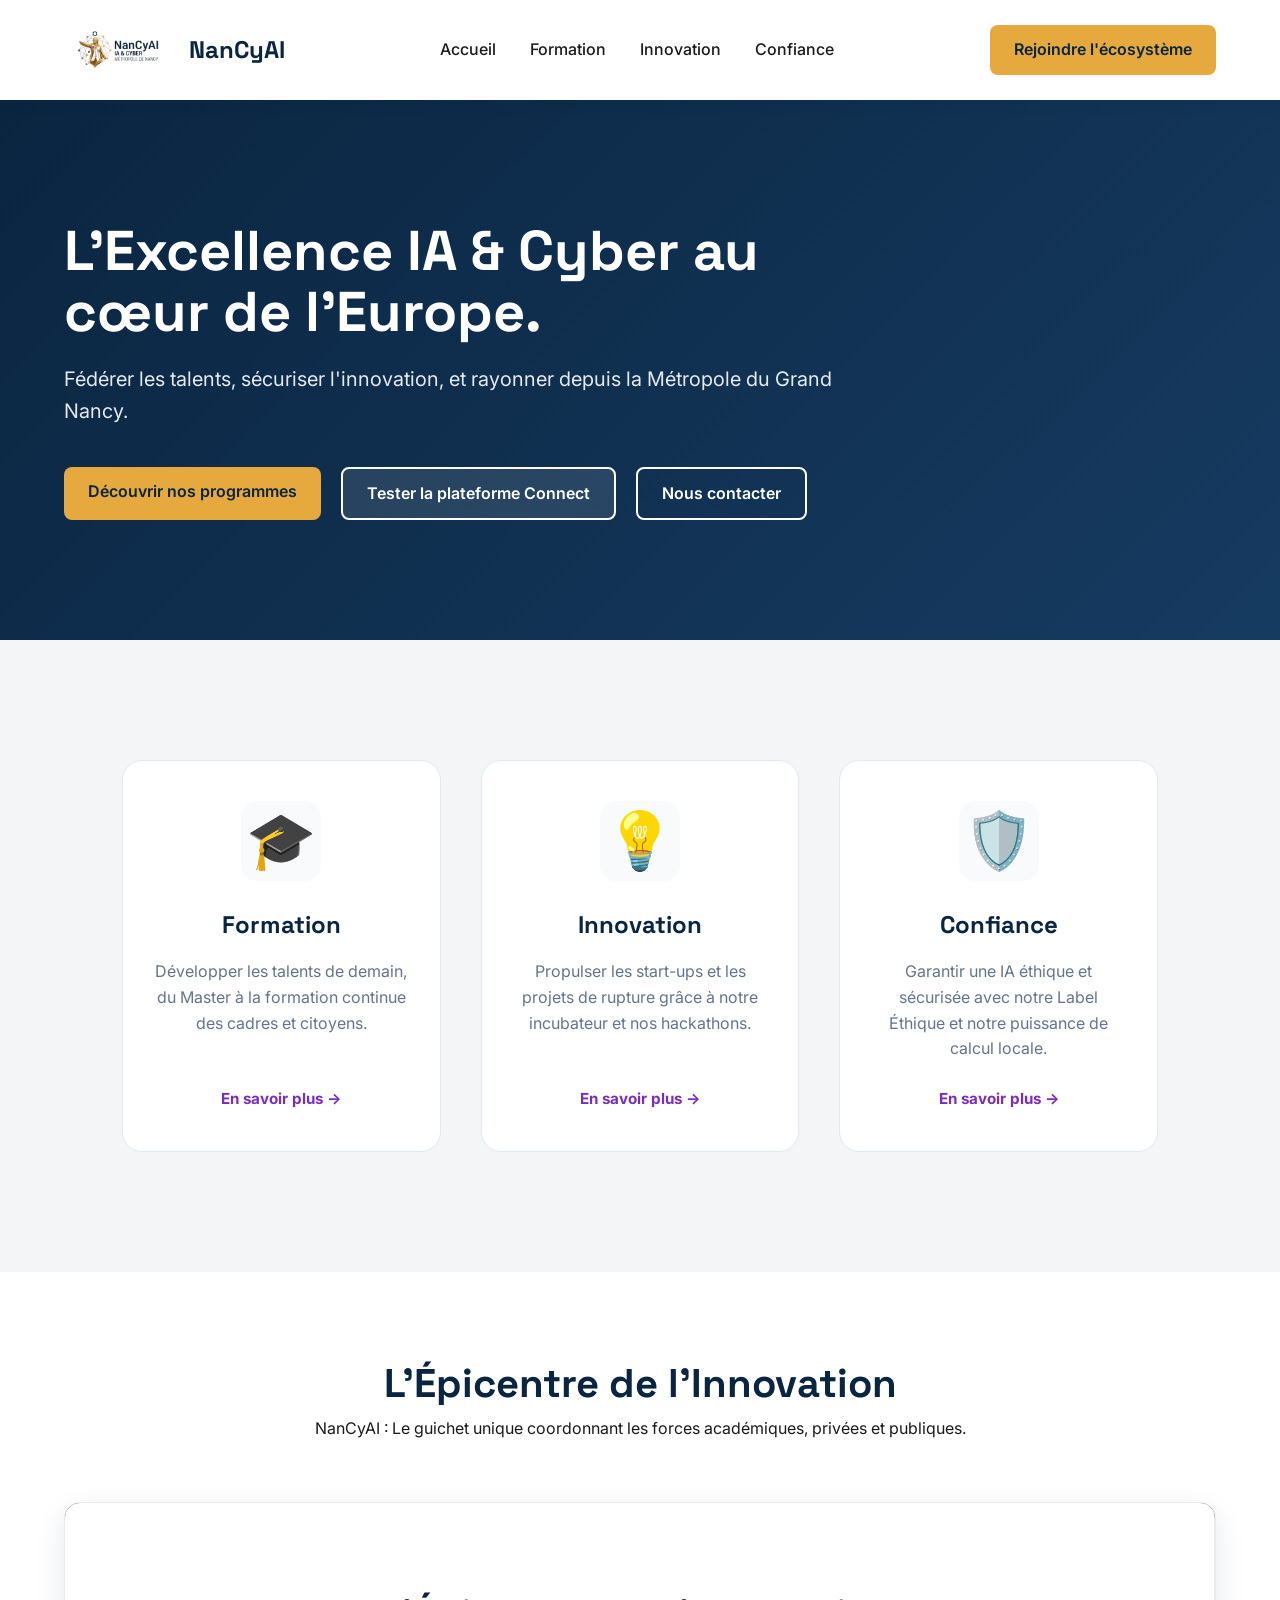
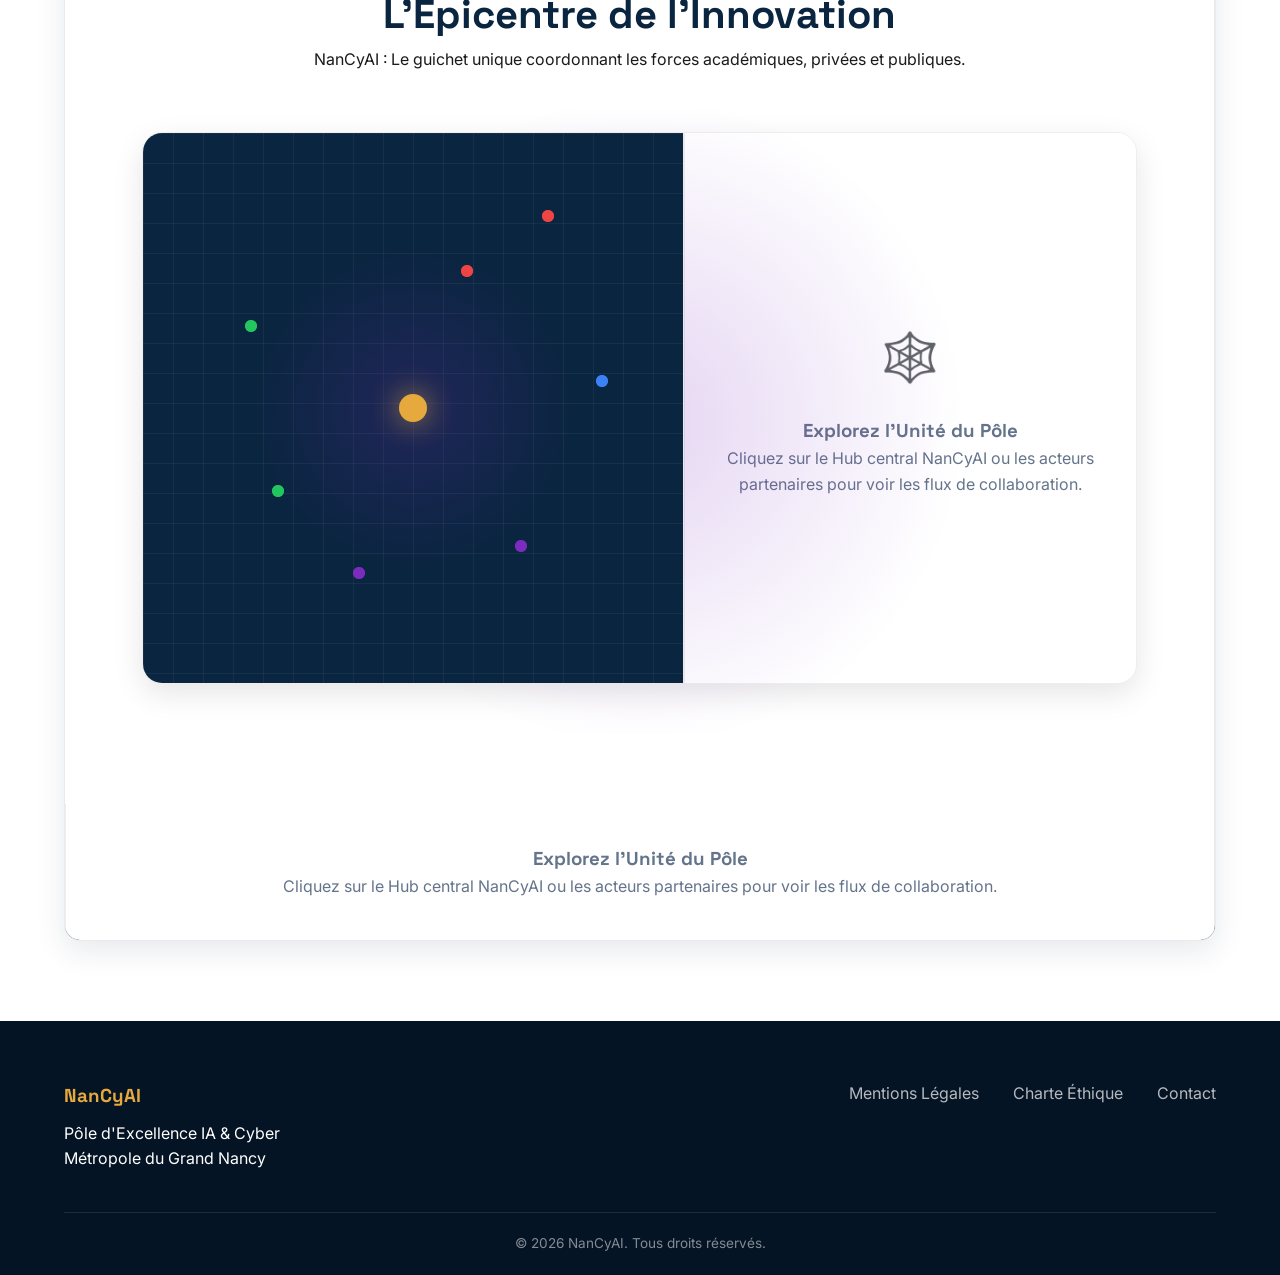
<file: index.html>
<!DOCTYPE html>
<html lang="fr">
<head>
    <meta charset="UTF-8">
    <meta name="viewport" content="width=device-width, initial-scale=1.0">
    <title>NanCyAI - L'Excellence IA & Cyber</title>
    <link rel="stylesheet" href="style.css">
    <link href="https://fonts.googleapis.com/css2?family=Inter:wght@400;500;600&family=Space+Grotesk:wght@500;700&display=swap" rel="stylesheet">
</head>
<body>

   <header class="navbar">
        <div class="logo">
            <a href="index.html" class="logo-link">
                <img src="logo.png" alt="Logo NanCyAI" class="logo-img">
                <strong>NanCyAI</strong>
            </a>
        </div>
        <nav class="nav-links">
            <a href="index.html">Accueil</a>
            <a href="formation.html">Formation</a>
            <a href="innovation.html">Innovation</a>
            <a href="souverainete.html">Confiance</a>
        </nav>
        <a href="candidature.html" target="_blank" class="btn-primary">Rejoindre l'écosystème</a>
    </header>

    <section class="hero">
        <div class="hero-content">
            <h1>L'Excellence IA & Cyber au cœur de l'Europe.</h1>
            <p>Fédérer les talents, sécuriser l'innovation, et rayonner depuis la Métropole du Grand Nancy.</p>
            <div class="hero-actions">
                <a href="#programmes" class="btn-primary">Découvrir nos programmes</a>
                <a href="reseau.html" target="_blank" class="btn-secondary" style="background-color: rgba(255,255,255,0.1);">Tester la plateforme Connect</a>
                <a href="contact.html" target="_blank" class="btn-secondary">Nous contacter</a>
            </div>
        </div>
    </section>

<section class="pillars" id="programmes">
    <div class="pillar-grid">
        
        <div class="pillar-card">
            <div class="pillar-icon">🎓</div>
            <h3>Formation</h3>
            <p>Développer les talents de demain, du Master à la formation continue des cadres et citoyens.</p>
            <a href="formation.html" class="btn-text">En savoir plus &rarr;</a>
        </div>

        <div class="pillar-card">
            <div class="pillar-icon">💡</div>
            <h3>Innovation</h3>
            <p>Propulser les start-ups et les projets de rupture grâce à notre incubateur et nos hackathons.</p>
            <a href="innovation.html" class="btn-text">En savoir plus &rarr;</a>
        </div>

        <div class="pillar-card">
            <div class="pillar-icon">🛡️</div>
            <h3>Confiance</h3>
            <p>Garantir une IA éthique et sécurisée avec notre Label Éthique et notre puissance de calcul locale.</p>
            <a href="souverainete.html" class="btn-text">En savoir plus &rarr;</a>
        </div>
</div>

    </div>
</section>

<section class="map-section nodal-map" id="territoire">
        <div class="section-header">
            <h2>L'Épicentre de l'Innovation</h2>
            <p>NanCyAI : Le guichet unique coordonnant les forces académiques, privées et publiques.</p>
        </div>

        <div class="map-container split-layout-map">
            <div class="map-nodal-visual">
                <svg class="map-connections" id="connectionsSVG" width="100%" height="100%"></svg>

              <section class="map-section nodal-map" id="territoire">
    <div class="section-header">
        <h2>L'Épicentre de l'Innovation</h2>
        <p>NanCyAI : Le guichet unique coordonnant les forces académiques, privées et publiques.</p>
    </div>

    <div class="map-wrapper">
        <div class="map-container-new">
            <div class="map-nodal-visual">
                <svg class="map-connections" id="connectionsSVG" width="100%" height="100%"></svg>

                <div class="map-node node-hub" style="top: 50%; left: 50%;" data-id="hub" onclick="selectNode('hub')">
                    <span class="radar-dot hub-dot"></span>
                    <span class="node-label">NanCyAI</span>
                </div>

                <div class="map-node node-pub" style="top: 15%; left: 75%;" data-id="pub1" onclick="selectNode('pub1')"><span class="radar-dot"></span><span class="node-label">État & Région</span></div>
                <div class="map-node node-pub" style="top: 25%; left: 60%;" data-id="pub2" onclick="selectNode('pub2')"><span class="radar-dot"></span><span class="node-label">Métropole</span></div>

                <div class="map-node node-acad" style="top: 35%; left: 20%;" data-id="acad1" onclick="selectNode('acad1')"><span class="radar-dot"></span><span class="node-label">Recherche</span></div>
                <div class="map-node node-acad" style="top: 65%; left: 25%;" data-id="acad2" onclick="selectNode('acad2')"><span class="radar-dot"></span><span class="node-label">Formation</span></div>

                <div class="map-node node-priv" style="top: 80%; left: 40%;" data-id="priv1" onclick="selectNode('priv1')"><span class="radar-dot"></span><span class="node-label">Start-ups</span></div>
                <div class="map-node node-priv" style="top: 75%; left: 70%;" data-id="priv2" onclick="selectNode('priv2')"><span class="radar-dot"></span><span class="node-label">Grands Groupes</span></div>

                <div class="map-node node-int" style="top: 45%; left: 85%;" data-id="int1" onclick="selectNode('int1')"><span class="radar-dot"></span><span class="node-label">Réseaux Éco</span></div>
            </div>

            <div class="map-info-nodal-panel" id="nodal-info">
                <div class="map-info-placeholder">
                    <span style="font-size: 3rem; display:block; margin-bottom: 20px;">🕸️</span>
                    <h3>Explorez l'Unité du Pôle</h3>
                    <p>Cliquez sur le Hub central NanCyAI ou les acteurs partenaires pour voir les flux de collaboration.</p>
                </div>
            </div>
        </div>
    </div>
</section>

<script>
    function drawConnections() {
    const svg = document.getElementById('connectionsSVG');
    svg.innerHTML = ''; // Nettoie le SVG avant de redessiner
    
    const mapRect = document.querySelector('.map-visual-area').getBoundingClientRect();
    const hubNode = document.querySelector('.node-hub').getBoundingClientRect();
    const hubX = hubNode.left - mapRect.left + hubNode.width / 2;
    const hubY = hubNode.top - mapRect.top + hubNode.height / 2;

    // On récupère tous les autres nœuds (partenaires)
    const partners = document.querySelectorAll('.map-node:not(.node-hub)');

    partners.forEach(node => {
        const nodeRect = node.getBoundingClientRect();
        const nodeX = nodeRect.left - mapRect.left + nodeRect.width / 2;
        const nodeY = nodeRect.top - mapRect.top + nodeRect.height / 2;

        // Création de la ligne SVG
        const line = document.createElementNS('http://www.w3.org/2000/svg', 'line');
        line.setAttribute('x1', hubX);
        line.setAttribute('y1', hubY);
        line.setAttribute('x2', nodeX);
        line.setAttribute('y2', nodeY);
        
        // Classes pour le style et l'animation
        line.setAttribute('class', 'connection-line animated-flux');
        
        svg.appendChild(line);
    });
}

// Relance le dessin si on redimensionne la fenêtre
window.addEventListener('resize', drawConnections);
window.onload = drawConnections;
const nodalData = {
    'hub': { 
        title: 'Pôle d\'Excellence NanCyAI', 
        role: 'Gouvernance & Guichet Unique', 
        icon: '🌟', 
        contrib: 'Point de convergence stratégique du territoire. NanCyAI assure la coordination entre les besoins industriels, les ressources académiques et les soutiens publics.',
        collaborates: ['pub1', 'pub2', 'acad1', 'acad2', 'priv1', 'priv2', 'int1'] 
    },
    'pub1': { title: 'État & Région Grand Est', role: 'Soutien Stratégique', icon: '🏛️', contrib: 'Validateur des orientations et co-financeur via France 2030.', collaborates: ['hub'] },
    'pub2': { title: 'Métropole du Grand Nancy', role: 'Ancrage Territorial', icon: '📈', contrib: 'Porteur politique assurant l\'attractivité locale.', collaborates: ['hub', 'int1'] },
    'acad1': { title: 'Recherche (LORIA, INRIA, CNRS)', role: 'Excellence Scientifique', icon: '🔬', contrib: 'Fournit l\'expertise scientifique pour l\'IA responsable.', collaborates: ['hub', 'acad2'] },
    'acad2': { title: 'Formation (Univ. Lorraine, INP)', role: 'Vivier de Talents', icon: '🎓', contrib: 'Assure le Master IA et la formation des futurs ingénieurs.', collaborates: ['hub', 'priv1'] },
    'priv1': { title: 'Start-ups (Memsic Tech, Cybi...)', role: 'Innovation Agile', icon: '💡', contrib: 'Jeunes entreprises appliquant l\'IA aux secteurs de pointe.', collaborates: ['hub', 'int1'] },
    'priv2': { title: 'PME & Grands Groupes', role: 'Impact Économique', icon: '🏭', contrib: 'Intègrent l\'IA dans les processus industriels et de santé.', collaborates: ['hub'] },
    'int1': { title: 'Réseaux (CCI, MEDEF, Lorr\'Up)', role: 'Accompagnement', icon: '🤝', contrib: 'Facilitent la mise en réseau et l\'identification des besoins des PME.', collaborates: ['hub', 'pub2'] }
};

function selectNode(id) {
    const infoPanel = document.getElementById('nodal-info');
    const data = nodalData[id];
    document.querySelectorAll('.map-node').forEach(node => node.classList.remove('active'));
    document.querySelector(`.map-node[data-id="${id}"]`).classList.add('active');
    
    infoPanel.style.opacity = 0;
    setTimeout(() => {
        infoPanel.innerHTML = `
            <div class="map-info-content nodal-info-active">
                <span style="font-size: 2.5rem; display:block; margin-bottom: 10px;">${data.icon}</span>
                <h3 style="color: var(--color-innovation); margin-bottom: 5px;">${data.title}</h3>
                <strong style="color: #64748B; font-size: 0.9rem; display:block; margin-bottom: 15px;">${data.role}</strong>
                <p style="color: #475569; line-height: 1.6;">${data.contrib}</p>
            </div>
        `;
        infoPanel.style.opacity = 1;
    }, 200);
}

// Initialisation au chargement pour dessiner les lignes
window.addEventListener('load', () => {
    // Ton ancienne fonction drawConnections() ici
});
</script>

            <div class="map-info-nodal-panel" id="nodal-info">
                <div class="map-info-placeholder">
                    <h3>Explorez l'Unité du Pôle</h3>
                    <p>Cliquez sur le Hub central NanCyAI ou les acteurs partenaires pour voir les flux de collaboration.</p>
                </div>
            </div>
        </div>
    </section>

    <script>
        function drawConnections() {
    const svg = document.getElementById('connectionsSVG');
    svg.innerHTML = ''; // Nettoie le SVG avant de redessiner
    
    const mapRect = document.querySelector('.map-visual-area').getBoundingClientRect();
    const hubNode = document.querySelector('.node-hub').getBoundingClientRect();
    const hubX = hubNode.left - mapRect.left + hubNode.width / 2;
    const hubY = hubNode.top - mapRect.top + hubNode.height / 2;

    // On récupère tous les autres nœuds (partenaires)
    const partners = document.querySelectorAll('.map-node:not(.node-hub)');

    partners.forEach(node => {
        const nodeRect = node.getBoundingClientRect();
        const nodeX = nodeRect.left - mapRect.left + nodeRect.width / 2;
        const nodeY = nodeRect.top - mapRect.top + nodeRect.height / 2;

        // Création de la ligne SVG
        const line = document.createElementNS('http://www.w3.org/2000/svg', 'line');
        line.setAttribute('x1', hubX);
        line.setAttribute('y1', hubY);
        line.setAttribute('x2', nodeX);
        line.setAttribute('y2', nodeY);
        
        // Classes pour le style et l'animation
        line.setAttribute('class', 'connection-line animated-flux');
        
        svg.appendChild(line);
    });
}

// Relance le dessin si on redimensionne la fenêtre
window.addEventListener('resize', drawConnections);
window.onload = drawConnections;
        const nodalData = {
            'hub': { 
                title: 'Pôle d\'Excellence NanCyAI', 
                role: 'Gouvernance & Guichet Unique', 
                icon: '🌟', 
                contrib: 'Point de convergence stratégique du territoire. NanCyAI assure la coordination entre les besoins industriels, les ressources académiques et les soutiens publics.',
                collaborates: ['pub1', 'pub2', 'pub3', 'acad1', 'acad2', 'acad3', 'priv1', 'priv2', 'int1', 'infra1'] // Tout le monde est relié au hub
            },
            // On garde les autres données (pub1, acad1, etc.) de l'étape précédente ici...
            'pub1': { title: 'État & Région', role: 'Stratégie', icon: '🏛️', contrib: 'Co-financeurs et validateurs éthiques.', collaborates: ['hub'] },
            'pub2': { title: 'Métropole Grand Nancy', role: 'Ancrage', icon: '📈', contrib: 'Porteur politique du pôle.', collaborates: ['hub', 'infra1'] },
            'pub3': { title: 'France 2030', role: 'Amorçage', icon: '🚀', contrib: 'Soutien financier à l\'innovation.', collaborates: ['hub'] },
            'acad1': { title: 'Recherche (LORIA/INRIA)', role: 'Science', icon: '🔬', contrib: 'Expertise IA et Cyber.', collaborates: ['hub', 'acad2'] },
            'acad2': { title: 'Univ. Lorraine & CHRU', role: 'Santé & Data', icon: '🏥', contrib: 'Application médicale souveraine.', collaborates: ['hub', 'infra1'] },
            'acad3': { title: 'Lorraine INP', role: 'Talents', icon: '🎓', contrib: 'Vivier d\'ingénieurs spécialisés.', collaborates: ['hub'] },
            'priv1': { title: 'Start-ups', role: 'Agilité', icon: '💡', contrib: 'Memsic Tech, Spark, etc.', collaborates: ['hub', 'int1'] },
            'priv2': { title: 'PME & Groupes', role: 'Déploiement', icon: '🏭', contrib: 'Saint-Gobain et services IA.', collaborates: ['hub'] },
            'int1': { title: 'Incubateurs', role: 'Appui', icon: '🐣', contrib: 'Accompagnement de projets.', collaborates: ['hub', 'priv1'] },
            'infra1': { title: 'DCML', role: 'Logistique', icon: '💻', contrib: 'Hébergement souverain.', collaborates: ['hub', 'acad2'] }
        };

        function drawConnections() {
            const svg = document.getElementById('connectionsSVG');
            svg.innerHTML = ''; 
            const nodes = document.querySelectorAll('.map-node');
            const mapRect = document.querySelector('.map-nodal-visual').getBoundingClientRect();

            nodes.forEach(node => {
                const nodeId = node.getAttribute('data-id');
                const data = nodalData[nodeId];
                if (data && data.collaborates) {
                    const startRect = node.getBoundingClientRect();
                    const startX = startRect.left - mapRect.left + startRect.width / 2;
                    const startY = startRect.top - mapRect.top + startRect.height / 2;

                    data.collaborates.forEach(targetId => {
                        const targetNode = document.querySelector(`.map-node[data-id="${targetId}"]`);
                        if (targetNode) {
                            const endRect = targetNode.getBoundingClientRect();
                            const endX = endRect.left - mapRect.left + endRect.width / 2;
                            const endY = endRect.top - mapRect.top + endRect.height / 2;
                            const path = document.createElementNS('http://www.w3.org/2000/svg', 'path');
                            path.setAttribute('d', `M${startX} ${startY} L${endX} ${endY}`);
                            path.setAttribute('class', nodeId === 'hub' ? 'connection-line active' : 'connection-line animated');
                            svg.appendChild(path);
                        }
                    });
                }
            });
        }

        function selectNode(id) {
            const infoPanel = document.getElementById('nodal-info');
            const data = nodalData[id];
            document.querySelectorAll('.map-node').forEach(node => node.classList.remove('active'));
            document.querySelector(`.map-node[data-id="${id}"]`).classList.add('active');
            
            infoPanel.style.opacity = 0;
            setTimeout(() => {
                infoPanel.innerHTML = `
                    <div class="map-info-content nodal-info-active">
                        <span style="font-size: 2.5rem; display:block; margin-bottom: 10px;">${data.icon}</span>
                        <h3>${data.title}</h3>
                        <strong style="color: var(--color-innovation); font-size: 0.9rem; display:block; margin-bottom: 15px;">${data.role}</strong>
                        <p>${data.contrib}</p>
                    </div>
                `;
                infoPanel.style.opacity = 1;
            }, 200);
        }

        window.onload = () => { drawConnections(); window.addEventListener('resize', drawConnections); };
    </script>
   

    <footer>
        <div class="footer-content">
            <div class="footer-brand">
                <h3>NanCyAI</h3>
                <p>Pôle d'Excellence IA & Cyber<br>Métropole du Grand Nancy</p>
            </div>
            <div class="footer-links">
                <a href="#">Mentions Légales</a>
                <a href="#">Charte Éthique</a>
                <a href="#">Contact</a>
            </div>
        </div>
        <div class="footer-bottom">
            <p>&copy; 2026 NanCyAI. Tous droits réservés.</p>
        </div>



    </section>
    </footer>

</body>
</html>
</file>
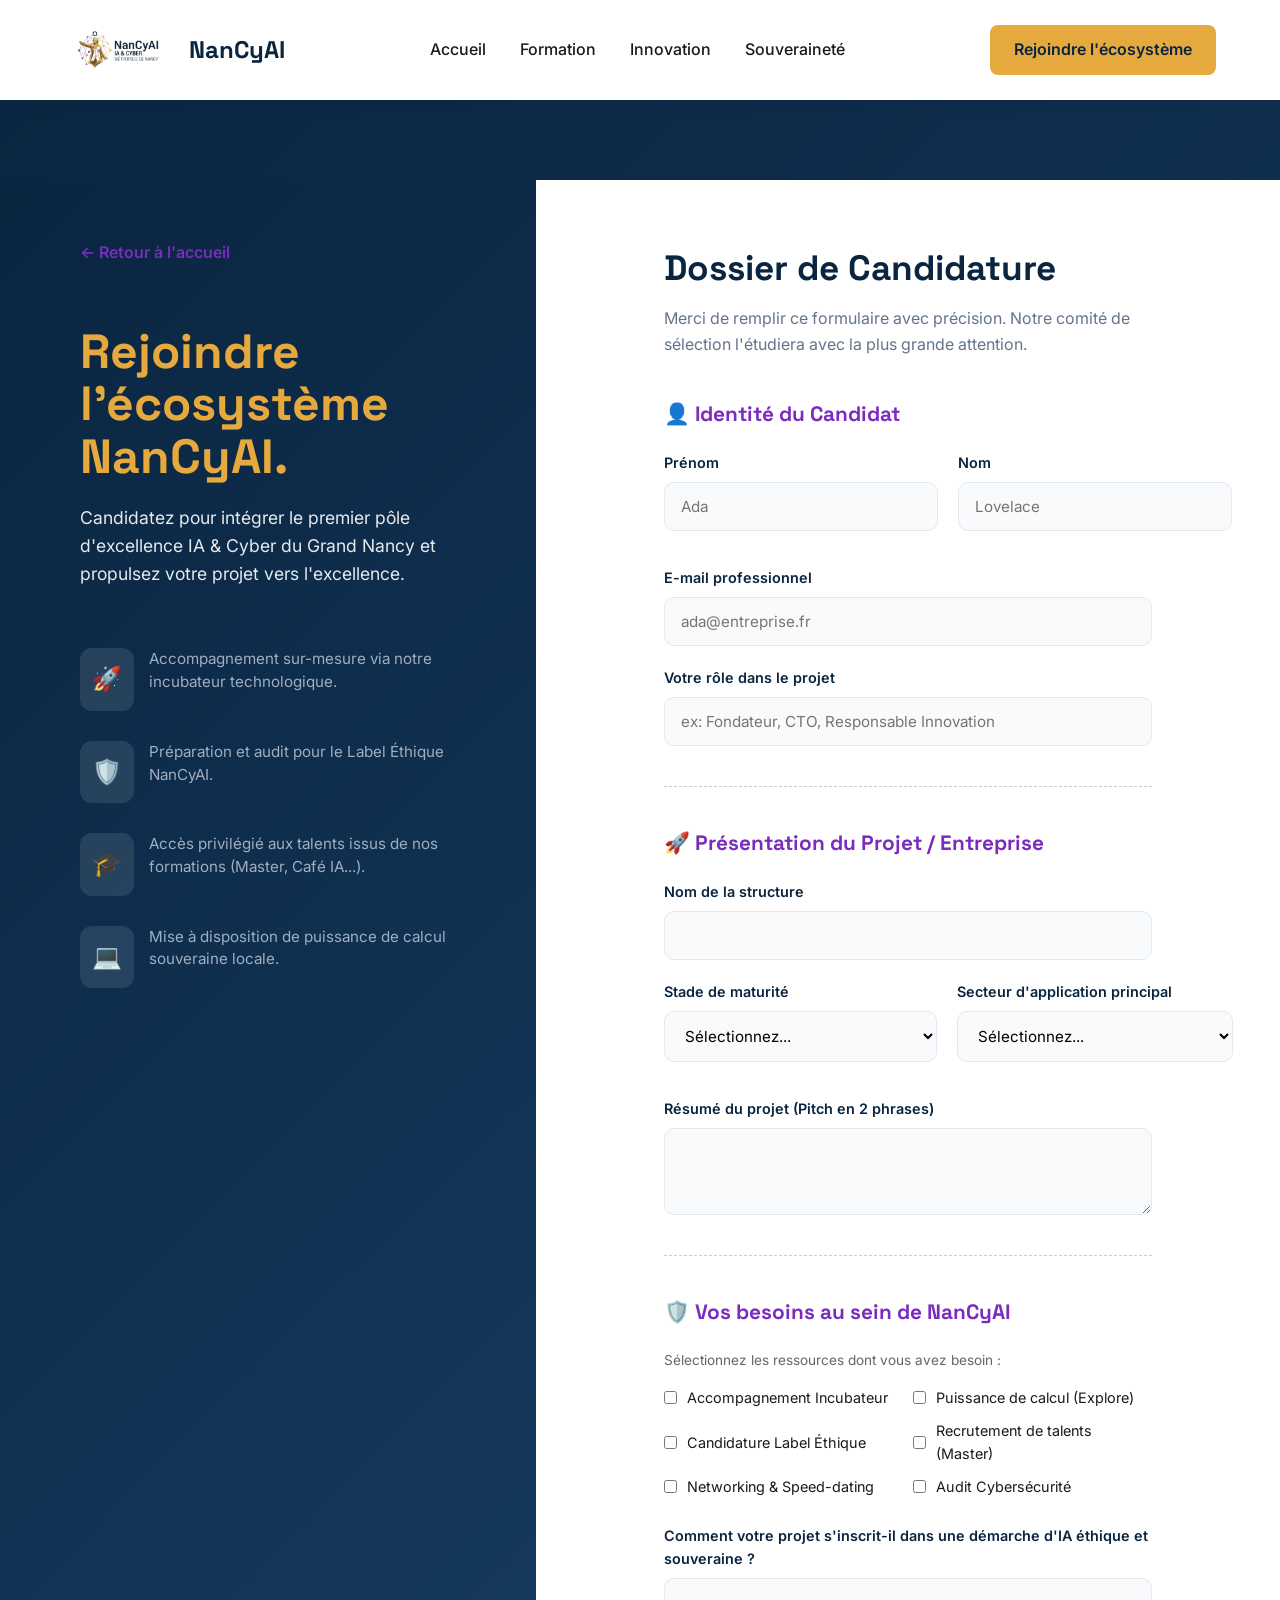
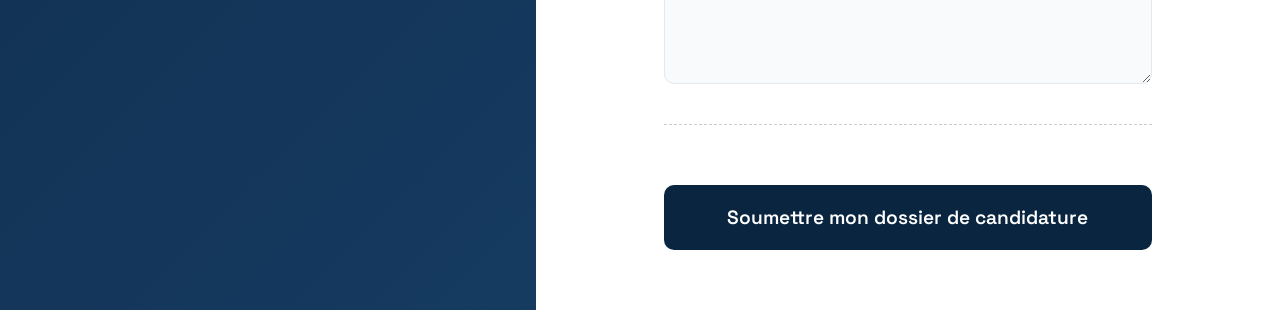
<file: Candidature.html>
<!DOCTYPE html>
<html lang="fr">
<head>
    <meta charset="UTF-8">
    <meta name="viewport" content="width=device-width, initial-scale=1.0">
    <title>Candidater à l'Écosystème - NanCyAI</title>
    <link rel="stylesheet" href="style.css">
    <link href="https://fonts.googleapis.com/css2?family=Inter:wght@400;500;600&family=Space+Grotesk:wght@500;700&display=swap" rel="stylesheet">
   <style>
        body {
            background-color: var(--color-souverainete);
            background-image: linear-gradient(135deg, #0A2540 0%, #163B61 100%);
            /* CORRECTION : On enlève le padding et on met les marges à 0 */
            margin: 0;
            padding: 0;
        }
        .app-form-container {
            background-color: var(--color-fond-principal);
            max-width: 850px;
            /* CORRECTION : On déplace l'espacement ici pour décoller le formulaire de la barre */
            margin: 40px auto;
            border-radius: var(--radius-carte);
            box-shadow: 0 25px 50px rgba(0,0,0,0.4);
            overflow: hidden;
        }
        .form-header {
            background-color: var(--color-fond-carte);
            padding: 40px;
            text-align: center;
            border-bottom: 1px solid #EAEAEA;
        }
        .form-header h1 {
            color: var(--color-souverainete);
            margin-bottom: 10px;
        }
        .form-header p { color: #666; }
        
        .form-body { padding: 40px; }
        
        .form-section {
            margin-bottom: 40px;
            padding-bottom: 20px;
            border-bottom: 1px dashed #CCC;
        }
        .form-section h2 {
            font-size: 1.3rem;
            color: var(--color-innovation);
            margin-bottom: 20px;
            display: flex;
            align-items: center;
            gap: 10px;
        }
        .grid-2 {
            display: grid;
            grid-template-columns: 1fr 1fr;
            gap: 20px;
        }
        .checkbox-group {
            display: grid;
            grid-template-columns: 1fr 1fr;
            gap: 10px;
            margin-top: 10px;
        }
        .checkbox-item {
            display: flex;
            align-items: center;
            gap: 10px;
            font-size: 0.9rem;
        }
        .checkbox-item input { width: auto; }
        
        .btn-submit {
            width: 100%;
            padding: 20px;
            font-size: 1.2rem;
            cursor: pointer;
            border: none;
            margin-top: 20px;
        }
    </style>
</head>
<body>

    <header class="navbar">
        <div class="logo">
            <a href="index.html" class="logo-link">
                <img src="logo.png" alt="Logo NanCyAI" class="logo-img">
                <strong>NanCyAI</strong>
            </a>
        </div>
        <nav class="nav-links">
            <a href="index.html">Accueil</a>
            <a href="formation.html">Formation</a>
            <a href="innovation.html">Innovation</a>
            <a href="souverainete.html">Souveraineté</a>
        </nav>
        <a href="candidature.html" target="_blank" class="btn-primary">Rejoindre l'écosystème</a>
    </header>

    <div class="split-layout">
        
        <aside class="info-panel">
            <div class="info-content">
                <a href="index.html" class="back-link">&larr; Retour à l'accueil</a>
                
                <h1>Rejoindre l'écosystème NanCyAI.</h1>
                <p class="subtitle">Candidatez pour intégrer le premier pôle d'excellence IA & Cyber du Grand Nancy et propulsez votre projet vers l'excellence.</p>
                
                <div class="benefits-list">
                    <div class="benefit-item">
                        <span class="benefit-icon">🚀</span>
                        <p>Accompagnement sur-mesure via notre incubateur technologique.</p>
                    </div>
                    <div class="benefit-item">
                        <span class="benefit-icon">🛡️</span>
                        <p>Préparation et audit pour le Label Éthique NanCyAI.</p>
                    </div>
                    <div class="benefit-item">
                        <span class="benefit-icon">🎓</span>
                        <p>Accès privilégié aux talents issus de nos formations (Master, Café IA...).</p>
                    </div>
                    <div class="benefit-item">
                        <span class="benefit-icon">💻</span>
                        <p>Mise à disposition de puissance de calcul souveraine locale.</p>
                    </div>
                </div>
            </div>
        </aside>

        <main class="form-panel">
            <div class="form-wrapper">
                <h2>Dossier de Candidature</h2>
                <p>Merci de remplir ce formulaire avec précision. Notre comité de sélection l'étudiera avec la plus grande attention.</p>

                <form action="https://formspree.io/f/TON_CODE_ICI" method="POST">
                    
                    <div class="form-section">
                        <h3>👤 Identité du Candidat</h3>
                        <div class="form-row">
                            <div class="input-group">
                                <label for="prenom">Prénom</label>
                                <input type="text" id="prenom" name="prenom" placeholder="Ada" required>
                            </div>
                            <div class="input-group">
                                <label for="nom">Nom</label>
                                <input type="text" id="nom" name="nom" placeholder="Lovelace" required>
                            </div>
                        </div>
                        <div class="input-group">
                            <label for="email">E-mail professionnel</label>
                            <input type="email" id="email" name="email" placeholder="ada@entreprise.fr" required>
                        </div>
                        <div class="input-group">
                            <label for="role">Votre rôle dans le projet</label>
                            <input type="text" id="role" name="role" placeholder="ex: Fondateur, CTO, Responsable Innovation">
                        </div>
                    </div>

                    <div class="form-section">
                        <h3>🚀 Présentation du Projet / Entreprise</h3>
                        <div class="input-group">
                            <label for="nom_projet">Nom de la structure</label>
                            <input type="text" id="nom_projet" name="nom_projet" required>
                        </div>
                        <div class="form-row">
                            <div class="input-group">
                                <label for="maturite">Stade de maturité</label>
                                <select id="maturite" name="maturite" required>
                                    <option value="" disabled selected>Sélectionnez...</option>
                                    <option value="Idee">Idée / Pré-incubation</option>
                                    <option value="MVP">MVP / Prototype</option>
                                    <option value="Seed">Lancement commercial (Seed)</option>
                                    <option value="Scale">Accélération (Scale-up)</option>
                                </select>
                            </div>
                            <div class="input-group">
                                <label for="secteur">Secteur d'application principal</label>
                                <select id="secteur" name="secteur" required>
                                    <option value="" disabled selected>Sélectionnez...</option>
                                    <option value="Sante">Santé & CHRU</option>
                                    <option value="Industrie">Industrie 4.0</option>
                                    <option value="Public">Services Publics / Collectivités</option>
                                    <option value="Cyber">Cybersécurité pure</option>
                                </select>
                            </div>
                        </div>
                        <div class="input-group">
                            <label for="pitch">Résumé du projet (Pitch en 2 phrases)</label>
                            <textarea id="pitch" name="pitch" rows="3" required></textarea>
                        </div>
                    </div>

                    <div class="form-section">
                        <h3>🛡️ Vos besoins au sein de NanCyAI</h3>
                        <p class="checkbox-intro">Sélectionnez les ressources dont vous avez besoin :</p>
                        <div class="checkbox-group">
                            <label class="checkbox-item"><input type="checkbox" name="besoin_incubateur"> Accompagnement Incubateur</label>
                            <label class="checkbox-item"><input type="checkbox" name="besoin_calcul"> Puissance de calcul (Explore)</label>
                            <label class="checkbox-item"><input type="checkbox" name="besoin_label"> Candidature Label Éthique</label>
                            <label class="checkbox-item"><input type="checkbox" name="besoin_talent"> Recrutement de talents (Master)</label>
                            <label class="checkbox-item"><input type="checkbox" name="besoin_networking"> Networking & Speed-dating</label>
                            <label class="checkbox-item"><input type="checkbox" name="besoin_cyber"> Audit Cybersécurité</label>
                        </div>
                        <div class="input-group" style="margin-top:25px;">
                            <label for="ethique">Comment votre projet s'inscrit-il dans une démarche d'IA éthique et souveraine ?</label>
                            <textarea id="ethique" name="ethique" rows="4"></textarea>
                        </div>
                    </div>

                    <button type="submit" class="btn-submit">Soumettre mon dossier de candidature</button>
                </form>
            </div>
        </main>

    </div>

</body>

</html>
</file>
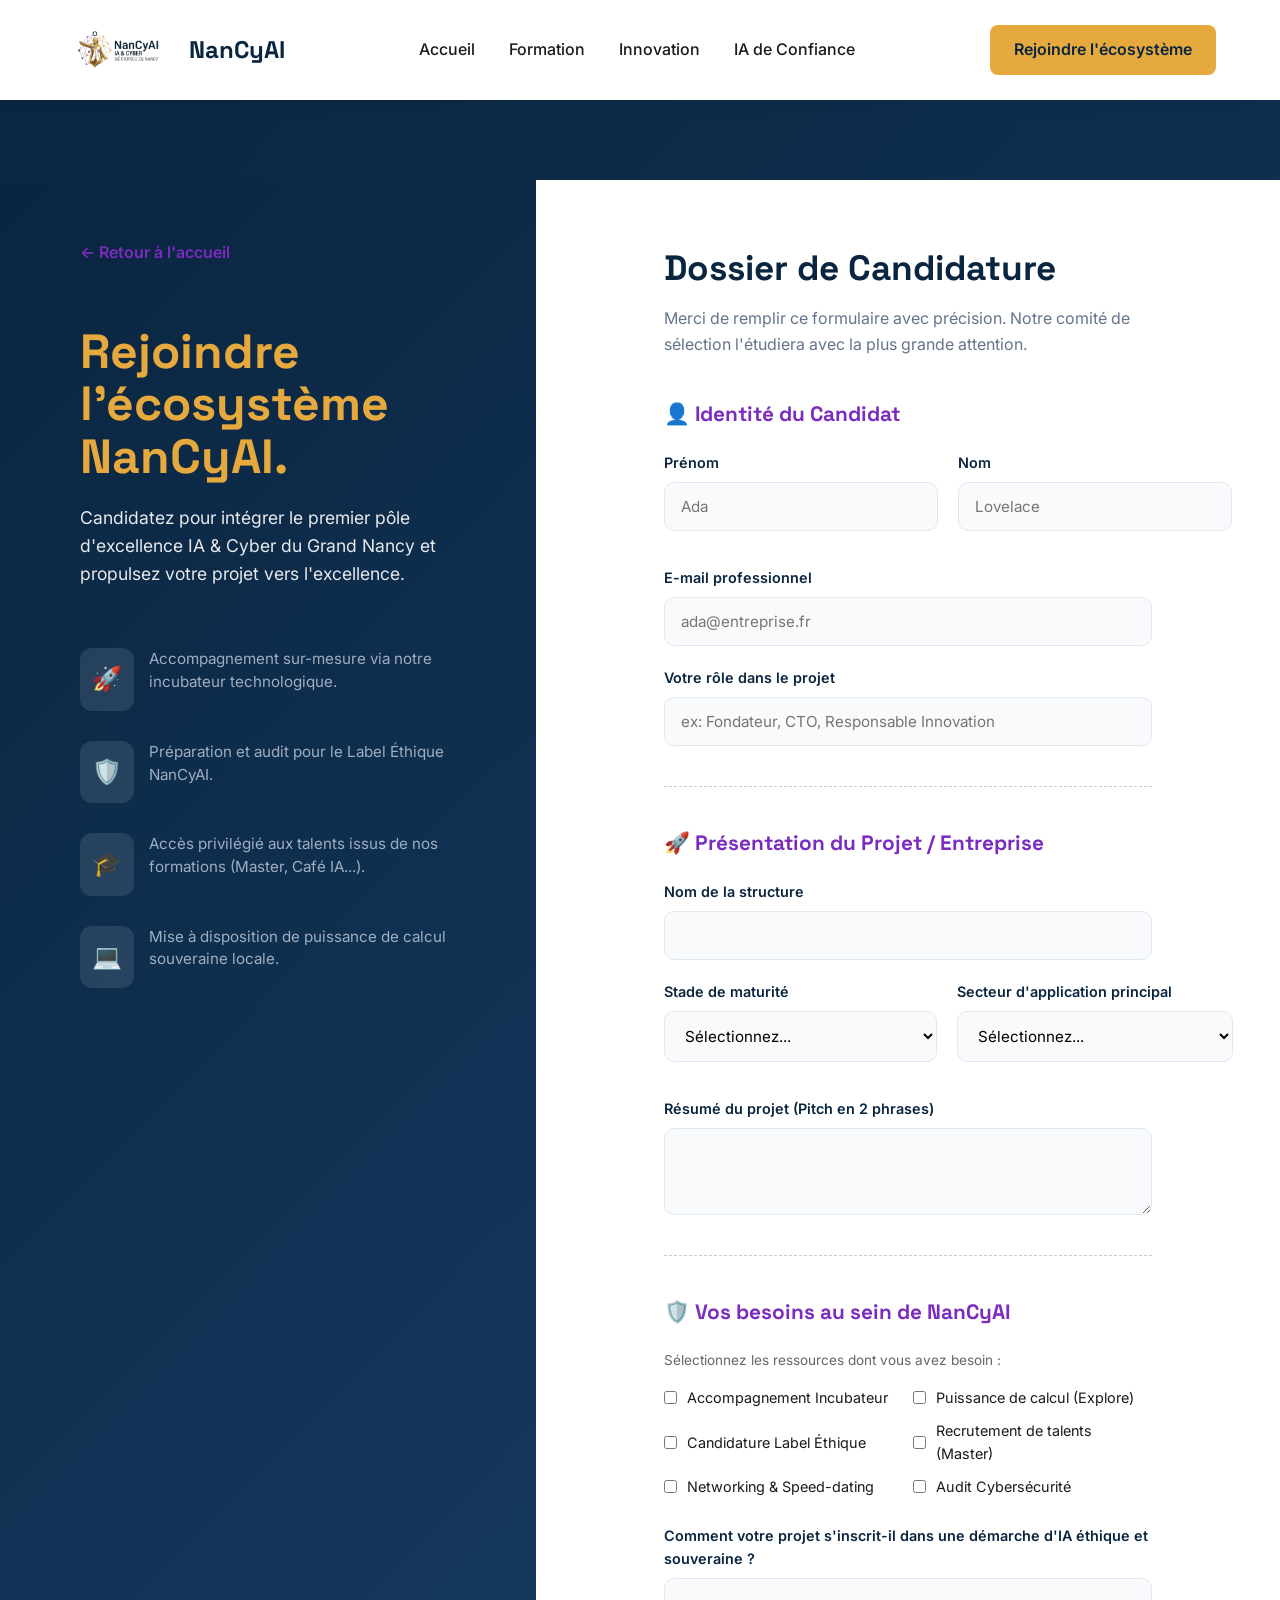
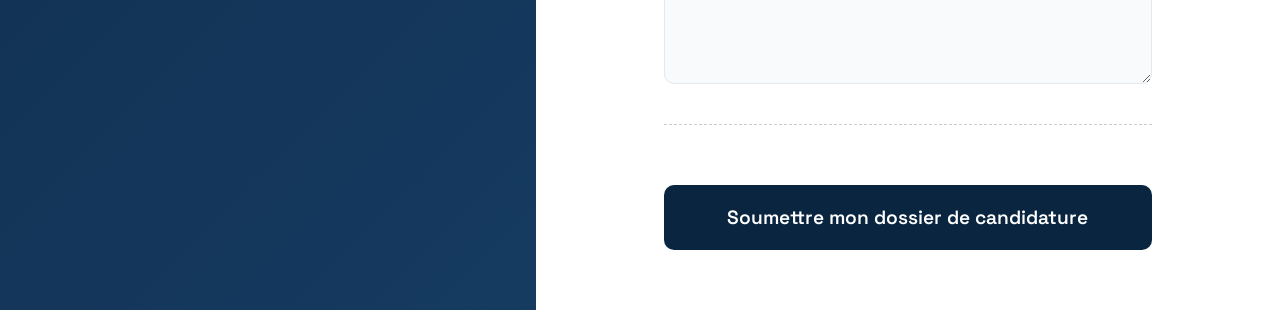
<file: candidature.html>
<!DOCTYPE html>
<html lang="fr">
<head>
    <meta charset="UTF-8">
    <meta name="viewport" content="width=device-width, initial-scale=1.0">
    <title>Candidater à l'Écosystème - NanCyAI</title>
    <link rel="stylesheet" href="style.css">
    <link href="https://fonts.googleapis.com/css2?family=Inter:wght@400;500;600&family=Space+Grotesk:wght@500;700&display=swap" rel="stylesheet">
   <style>
        body {
            background-color: var(--color-souverainete);
            background-image: linear-gradient(135deg, #0A2540 0%, #163B61 100%);
            /* CORRECTION : On enlève le padding et on met les marges à 0 */
            margin: 0;
            padding: 0;
        }
        .app-form-container {
            background-color: var(--color-fond-principal);
            max-width: 850px;
            /* CORRECTION : On déplace l'espacement ici pour décoller le formulaire de la barre */
            margin: 40px auto;
            border-radius: var(--radius-carte);
            box-shadow: 0 25px 50px rgba(0,0,0,0.4);
            overflow: hidden;
        }
        .form-header {
            background-color: var(--color-fond-carte);
            padding: 40px;
            text-align: center;
            border-bottom: 1px solid #EAEAEA;
        }
        .form-header h1 {
            color: var(--color-souverainete);
            margin-bottom: 10px;
        }
        .form-header p { color: #666; }
        
        .form-body { padding: 40px; }
        
        .form-section {
            margin-bottom: 40px;
            padding-bottom: 20px;
            border-bottom: 1px dashed #CCC;
        }
        .form-section h2 {
            font-size: 1.3rem;
            color: var(--color-innovation);
            margin-bottom: 20px;
            display: flex;
            align-items: center;
            gap: 10px;
        }
        .grid-2 {
            display: grid;
            grid-template-columns: 1fr 1fr;
            gap: 20px;
        }
        .checkbox-group {
            display: grid;
            grid-template-columns: 1fr 1fr;
            gap: 10px;
            margin-top: 10px;
        }
        .checkbox-item {
            display: flex;
            align-items: center;
            gap: 10px;
            font-size: 0.9rem;
        }
        .checkbox-item input { width: auto; }
        
        .btn-submit {
            width: 100%;
            padding: 20px;
            font-size: 1.2rem;
            cursor: pointer;
            border: none;
            margin-top: 20px;
        }
    </style>
</head>
<body>

    <header class="navbar">
        <div class="logo">
            <a href="index.html" class="logo-link">
                <img src="logo.png" alt="Logo NanCyAI" class="logo-img">
                <strong>NanCyAI</strong>
            </a>
        </div>
        <nav class="nav-links">
            <a href="index.html">Accueil</a>
            <a href="formation.html">Formation</a>
            <a href="innovation.html">Innovation</a>
            <a href="souverainete.html">IA de Confiance</a>
        </nav>
        <a href="candidature.html" target="_blank" class="btn-primary">Rejoindre l'écosystème</a>
    </header>

    <div class="split-layout">
        
        <aside class="info-panel">
            <div class="info-content">
                <a href="index.html" class="back-link">&larr; Retour à l'accueil</a>
                
                <h1>Rejoindre l'écosystème NanCyAI.</h1>
                <p class="subtitle">Candidatez pour intégrer le premier pôle d'excellence IA & Cyber du Grand Nancy et propulsez votre projet vers l'excellence.</p>
                
                <div class="benefits-list">
                    <div class="benefit-item">
                        <span class="benefit-icon">🚀</span>
                        <p>Accompagnement sur-mesure via notre incubateur technologique.</p>
                    </div>
                    <div class="benefit-item">
                        <span class="benefit-icon">🛡️</span>
                        <p>Préparation et audit pour le Label Éthique NanCyAI.</p>
                    </div>
                    <div class="benefit-item">
                        <span class="benefit-icon">🎓</span>
                        <p>Accès privilégié aux talents issus de nos formations (Master, Café IA...).</p>
                    </div>
                    <div class="benefit-item">
                        <span class="benefit-icon">💻</span>
                        <p>Mise à disposition de puissance de calcul souveraine locale.</p>
                    </div>
                </div>
            </div>
        </aside>

        <main class="form-panel">
            <div class="form-wrapper">
                <h2>Dossier de Candidature</h2>
                <p>Merci de remplir ce formulaire avec précision. Notre comité de sélection l'étudiera avec la plus grande attention.</p>

                <form action="https://formspree.io/f/TON_CODE_ICI" method="POST">
                    
                    <div class="form-section">
                        <h3>👤 Identité du Candidat</h3>
                        <div class="form-row">
                            <div class="input-group">
                                <label for="prenom">Prénom</label>
                                <input type="text" id="prenom" name="prenom" placeholder="Ada" required>
                            </div>
                            <div class="input-group">
                                <label for="nom">Nom</label>
                                <input type="text" id="nom" name="nom" placeholder="Lovelace" required>
                            </div>
                        </div>
                        <div class="input-group">
                            <label for="email">E-mail professionnel</label>
                            <input type="email" id="email" name="email" placeholder="ada@entreprise.fr" required>
                        </div>
                        <div class="input-group">
                            <label for="role">Votre rôle dans le projet</label>
                            <input type="text" id="role" name="role" placeholder="ex: Fondateur, CTO, Responsable Innovation">
                        </div>
                    </div>

                    <div class="form-section">
                        <h3>🚀 Présentation du Projet / Entreprise</h3>
                        <div class="input-group">
                            <label for="nom_projet">Nom de la structure</label>
                            <input type="text" id="nom_projet" name="nom_projet" required>
                        </div>
                        <div class="form-row">
                            <div class="input-group">
                                <label for="maturite">Stade de maturité</label>
                                <select id="maturite" name="maturite" required>
                                    <option value="" disabled selected>Sélectionnez...</option>
                                    <option value="Idee">Idée / Pré-incubation</option>
                                    <option value="MVP">MVP / Prototype</option>
                                    <option value="Seed">Lancement commercial (Seed)</option>
                                    <option value="Scale">Accélération (Scale-up)</option>
                                </select>
                            </div>
                            <div class="input-group">
                                <label for="secteur">Secteur d'application principal</label>
                                <select id="secteur" name="secteur" required>
                                    <option value="" disabled selected>Sélectionnez...</option>
                                    <option value="Sante">Santé & CHRU</option>
                                    <option value="Industrie">Industrie 4.0</option>
                                    <option value="Public">Services Publics / Collectivités</option>
                                    <option value="Cyber">Cybersécurité pure</option>
                                </select>
                            </div>
                        </div>
                        <div class="input-group">
                            <label for="pitch">Résumé du projet (Pitch en 2 phrases)</label>
                            <textarea id="pitch" name="pitch" rows="3" required></textarea>
                        </div>
                    </div>

                    <div class="form-section">
                        <h3>🛡️ Vos besoins au sein de NanCyAI</h3>
                        <p class="checkbox-intro">Sélectionnez les ressources dont vous avez besoin :</p>
                        <div class="checkbox-group">
                            <label class="checkbox-item"><input type="checkbox" name="besoin_incubateur"> Accompagnement Incubateur</label>
                            <label class="checkbox-item"><input type="checkbox" name="besoin_calcul"> Puissance de calcul (Explore)</label>
                            <label class="checkbox-item"><input type="checkbox" name="besoin_label"> Candidature Label Éthique</label>
                            <label class="checkbox-item"><input type="checkbox" name="besoin_talent"> Recrutement de talents (Master)</label>
                            <label class="checkbox-item"><input type="checkbox" name="besoin_networking"> Networking & Speed-dating</label>
                            <label class="checkbox-item"><input type="checkbox" name="besoin_cyber"> Audit Cybersécurité</label>
                        </div>
                        <div class="input-group" style="margin-top:25px;">
                            <label for="ethique">Comment votre projet s'inscrit-il dans une démarche d'IA éthique et souveraine ?</label>
                            <textarea id="ethique" name="ethique" rows="4"></textarea>
                        </div>
                    </div>

                    <button type="submit" class="btn-submit">Soumettre mon dossier de candidature</button>
                </form>
            </div>
        </main>

    </div>

</body>

</html>
</file>
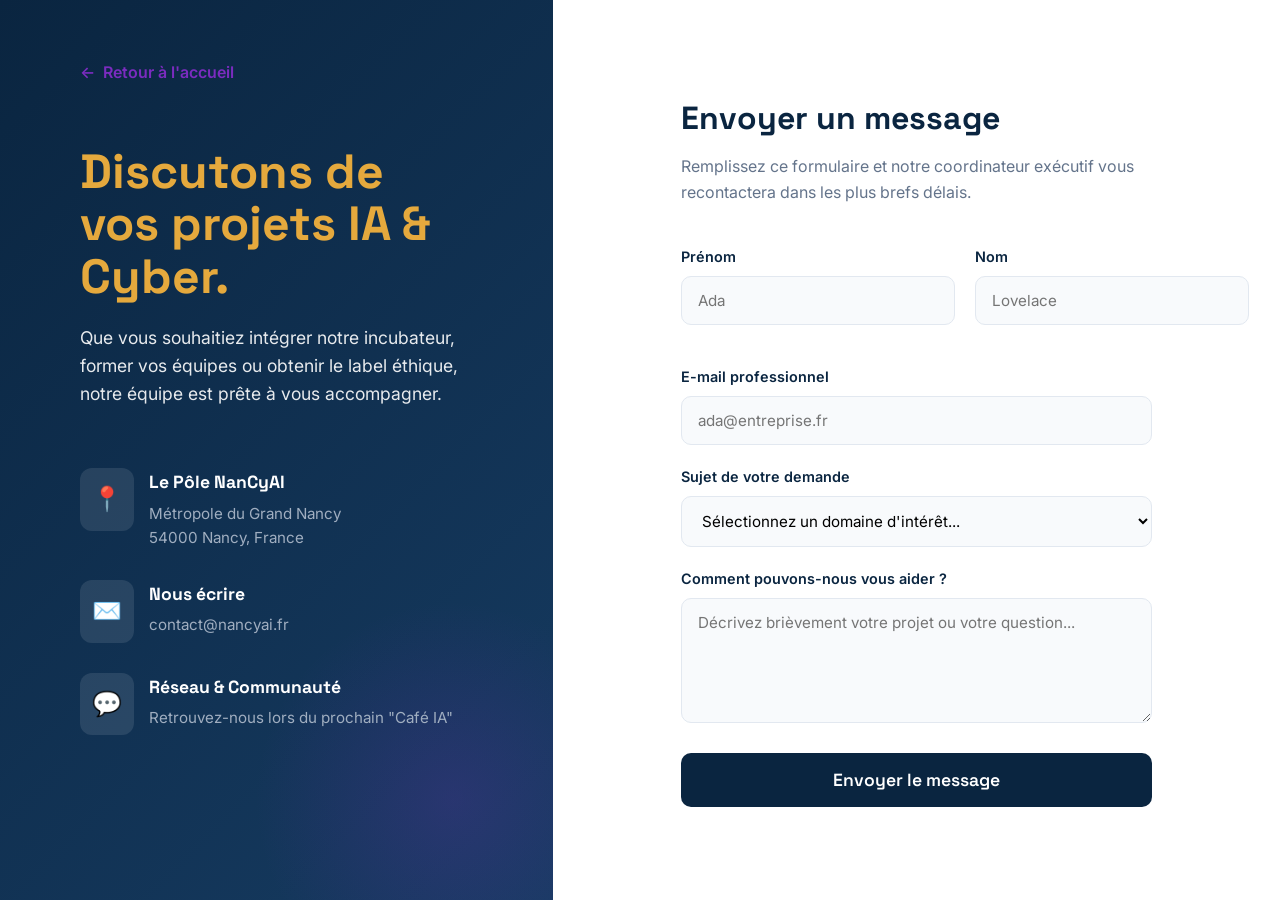
<file: contact.html>
<!DOCTYPE html>
<html lang="fr">
<head>
    <meta charset="UTF-8">
    <meta name="viewport" content="width=device-width, initial-scale=1.0">
    <title>Contactez NanCyAI</title>
    <link rel="stylesheet" href="style.css">
    <link href="https://fonts.googleapis.com/css2?family=Inter:wght@400;500;600&family=Space+Grotesk:wght@500;700&display=swap" rel="stylesheet">
    
    <style>
        /* --- STYLES SPÉCIFIQUES UI/UX PAGE CONTACT --- */
        body {
            margin: 0;
            padding: 0;
            background-color: var(--color-fond-carte);
            height: 100vh;
            display: flex;
            overflow-x: hidden;
        }

        .contact-layout {
            display: flex;
            width: 100%;
            min-height: 100vh;
        }

        /* --- PANNEAU GAUCHE : INFORMATIONS --- */
        .contact-info-panel {
            flex: 1;
            background-color: var(--color-souverainete);
            background-image: linear-gradient(135deg, #0A2540 0%, #163B61 100%);
            color: white;
            padding: 60px 80px;
            display: flex;
            flex-direction: column;
            justify-content: space-between;
            position: relative;
            overflow: hidden;
        }

        /* Décoration subtile en fond */
        .contact-info-panel::after {
            content: '';
            position: absolute;
            bottom: -100px;
            right: -100px;
            width: 400px;
            height: 400px;
            border-radius: 50%;
            background: radial-gradient(circle, rgba(123, 44, 191, 0.2) 0%, rgba(0,0,0,0) 70%);
            z-index: 0;
        }

        .info-content {
            position: relative;
            z-index: 1;
        }

        .back-home {
            color: var(--color-innovation);
            text-decoration: none;
            font-weight: 600;
            display: inline-flex;
            align-items: center;
            gap: 8px;
            margin-bottom: 60px;
            transition: color 0.2s;
        }
        
        .back-home:hover { color: #9D4EDD; }

        .info-content h1 {
            font-size: 3rem;
            line-height: 1.1;
            margin-bottom: 20px;
            color: var(--color-stanislas);
        }

        .info-content p.subtitle {
            font-size: 1.1rem;
            opacity: 0.9;
            margin-bottom: 60px;
            max-width: 400px;
            line-height: 1.6;
        }

        .contact-methods {
            display: flex;
            flex-direction: column;
            gap: 30px;
        }

        .method-item {
            display: flex;
            align-items: flex-start;
            gap: 15px;
        }

        .method-icon {
            font-size: 1.5rem;
            background: rgba(255,255,255,0.1);
            padding: 12px;
            border-radius: 12px;
        }

        .method-text h4 {
            margin: 0 0 5px 0;
            font-size: 1.1rem;
            color: white;
            font-family: var(--font-titres);
        }

        .method-text p {
            margin: 0;
            color: #A0AEC0;
            font-size: 0.95rem;
        }

        /* --- PANNEAU DROIT : FORMULAIRE --- */
        .contact-form-panel {
            flex: 1.2;
            background-color: var(--color-fond-carte);
            padding: 60px 10%;
            display: flex;
            flex-direction: column;
            justify-content: center;
            overflow-y: auto;
        }

        .form-wrapper {
            max-width: 550px;
            width: 100%;
            margin: 0 auto;
        }

        .form-wrapper h2 {
            color: var(--color-souverainete);
            font-size: 2rem;
            margin-bottom: 10px;
        }

        .form-wrapper > p {
            color: #64748B;
            margin-bottom: 40px;
            font-size: 1rem;
        }

        .form-row {
            display: grid;
            grid-template-columns: 1fr 1fr;
            gap: 20px;
            margin-bottom: 20px;
        }

        .input-group {
            display: flex;
            flex-direction: column;
            margin-bottom: 20px;
        }

        .input-group label {
            font-size: 0.9rem;
            font-weight: 600;
            color: var(--color-souverainete);
            margin-bottom: 8px;
        }

        .input-group input,
        .input-group select,
        .input-group textarea {
            padding: 14px 16px;
            border: 1px solid #E2E8F0;
            border-radius: 10px;
            font-family: var(--font-corps);
            font-size: 0.95rem;
            background-color: #F8FAFC;
            transition: all 0.3s ease;
        }

        .input-group input:hover,
        .input-group select:hover,
        .input-group textarea:hover {
            border-color: #CBD5E1;
            background-color: #FFFFFF;
        }

        .input-group input:focus,
        .input-group select:focus,
        .input-group textarea:focus {
            outline: none;
            border-color: var(--color-innovation);
            background-color: #FFFFFF;
            box-shadow: 0 0 0 4px rgba(123, 44, 191, 0.1);
        }

        .btn-submit {
            background-color: var(--color-souverainete);
            color: white;
            border: none;
            width: 100%;
            padding: 16px;
            font-size: 1.1rem;
            font-weight: 600;
            border-radius: 10px;
            cursor: pointer;
            transition: all 0.3s ease;
            font-family: var(--font-titres);
            margin-top: 10px;
        }

        .btn-submit:hover {
            background-color: var(--color-innovation);
            transform: translateY(-2px);
            box-shadow: 0 10px 20px rgba(123, 44, 191, 0.2);
        }

        /* --- RESPONSIVE DESIGN (Mobiles) --- */
        @media (max-width: 900px) {
            body { height: auto; overflow-x: hidden; }
            .contact-layout { flex-direction: column; }
            .contact-info-panel { padding: 40px 20px; flex: none; }
            .contact-form-panel { padding: 40px 20px; flex: none; }
            .form-row { grid-template-columns: 1fr; gap: 0; }
            .info-content h1 { font-size: 2.2rem; }
        }
    </style>
</head>
<body>

    <div class="contact-layout">
        
        <div class="contact-info-panel">
            <div class="info-content">
                <a href="index.html" class="back-home">
                    <span>&larr;</span> Retour à l'accueil
                </a>
                
                <h1>Discutons de vos projets IA & Cyber.</h1>
                <p class="subtitle">Que vous souhaitiez intégrer notre incubateur, former vos équipes ou obtenir le label éthique, notre équipe est prête à vous accompagner.</p>

                <div class="contact-methods">
                    <div class="method-item">
                        <div class="method-icon">📍</div>
                        <div class="method-text">
                            <h4>Le Pôle NanCyAI</h4>
                            <p>Métropole du Grand Nancy<br>54000 Nancy, France</p>
                        </div>
                    </div>
                    
                    <div class="method-item">
                        <div class="method-icon">✉️</div>
                        <div class="method-text">
                            <h4>Nous écrire</h4>
                            <p>contact@nancyai.fr</p>
                        </div>
                    </div>

                    <div class="method-item">
                        <div class="method-icon">💬</div>
                        <div class="method-text">
                            <h4>Réseau & Communauté</h4>
                            <p>Retrouvez-nous lors du prochain "Café IA"</p>
                        </div>
                    </div>
                </div>
            </div>
        </div>

        <div class="contact-form-panel">
            <div class="form-wrapper">
                <h2>Envoyer un message</h2>
                <p>Remplissez ce formulaire et notre coordinateur exécutif vous recontactera dans les plus brefs délais.</p>

                <form action="https://formspree.io/f/TON_CODE_ICI" method="POST">
                    
                    <div class="form-row">
                        <div class="input-group">
                            <label for="prenom">Prénom</label>
                            <input type="text" id="prenom" name="prenom" placeholder="Ada" required>
                        </div>
                        <div class="input-group">
                            <label for="nom">Nom</label>
                            <input type="text" id="nom" name="nom" placeholder="Lovelace" required>
                        </div>
                    </div>
                    
                    <div class="input-group">
                        <label for="email">E-mail professionnel</label>
                        <input type="email" id="email" name="email" placeholder="ada@entreprise.fr" required>
                    </div>
                    
                    <div class="input-group">
                        <label for="sujet">Sujet de votre demande</label>
                        <select id="sujet" name="sujet" required>
                            <option value="" disabled selected>Sélectionnez un domaine d'intérêt...</option>
                            <option value="Formation">🎓 Formation (Master, Salariés, Citoyens)</option>
                            <option value="Innovation">💡 Innovation (Incubateur, Hackathon)</option>
                            <option value="IA de confiance">🛡️ IA de Confiance (Label Éthique)</option>
                            <option value="Partenariat">🤝 Devenir Partenaire du pôle</option>
                            <option value="Autre">Autre demande</option>
                        </select>
                    </div>

                    <div class="input-group">
                        <label for="message">Comment pouvons-nous vous aider ?</label>
                        <textarea id="message" name="message" rows="5" placeholder="Décrivez brièvement votre projet ou votre question..." required></textarea>
                    </div>
                    
                    <button type="submit" class="btn-submit">Envoyer le message</button>
                </form>
            </div>
        </div>

    </div>

</body>
</html>
</file>
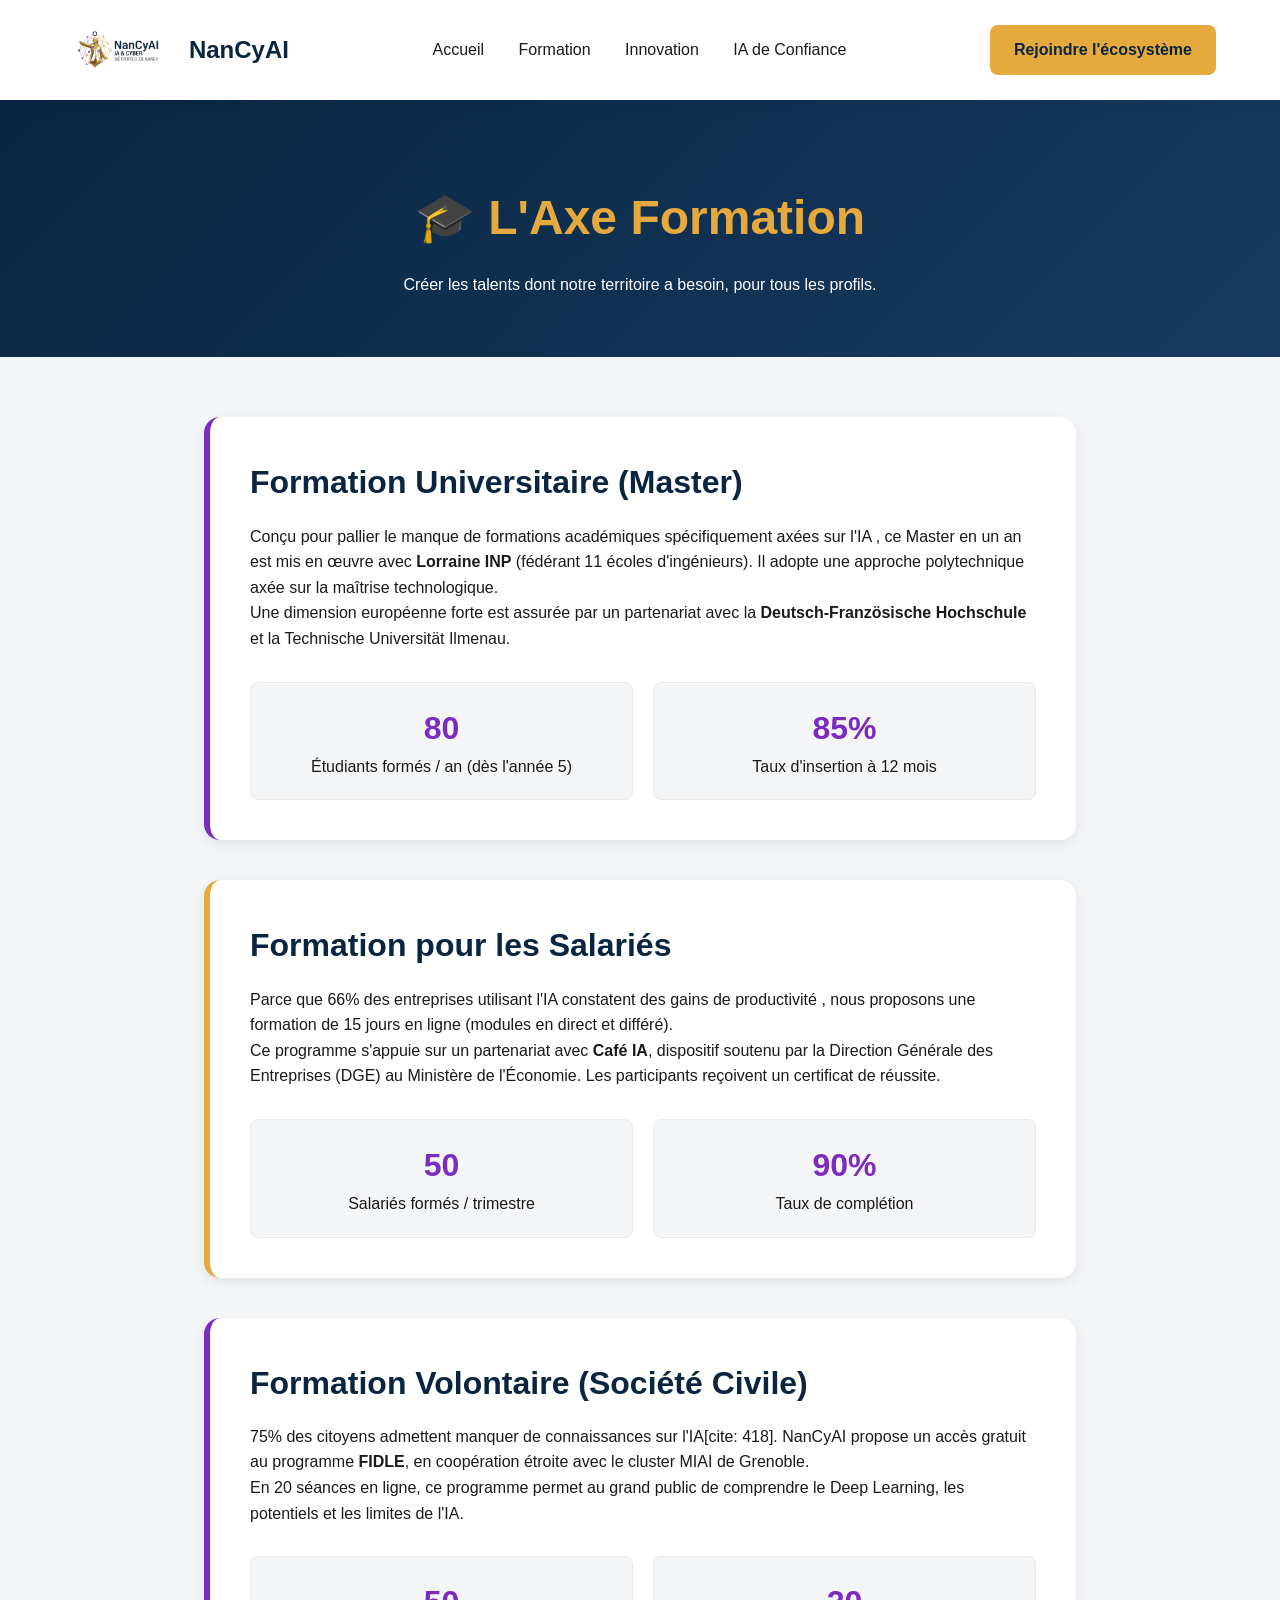
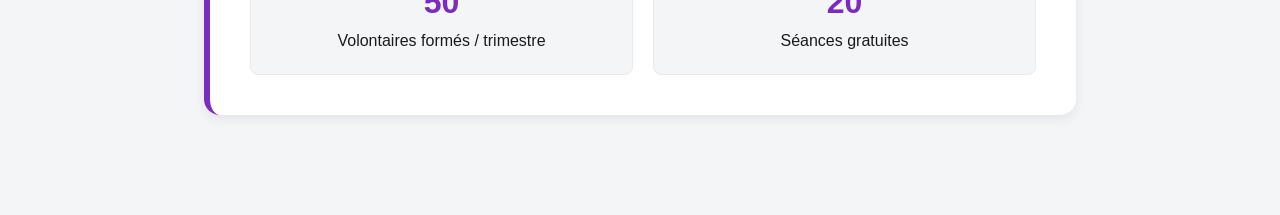
<file: formation.html>
<!DOCTYPE html>
<html lang="fr">
<head>
    <meta charset="UTF-8">
    <title>Formation - NanCyAI</title>
    <link rel="stylesheet" href="style.css">
</head>
<body>
<header class="navbar">
        <div class="logo">
            <a href="index.html" class="logo-link">
                <img src="logo.png" alt="Logo NanCyAI" class="logo-img">
                <strong>NanCyAI</strong>
            </a>
        </div>
        <nav class="nav-links">
            <a href="index.html">Accueil</a>
            <a href="formation.html">Formation</a>
            <a href="innovation.html">Innovation</a>
            <a href="souverainete.html">IA de Confiance</a>
        </nav>
        <a href="candidature.html" target="_blank" class="btn-primary">Rejoindre l'écosystème</a>
    </header>

    <div class="page-header">
        <h1>🎓 L'Axe Formation</h1>
        <p>Créer les talents dont notre territoire a besoin, pour tous les profils.</p>
    </div>

    <div class="detail-container">
        <div class="detail-block">
            <h2>Formation Universitaire (Master)</h2>
            <p>Conçu pour pallier le manque de formations académiques spécifiquement axées sur l'IA , ce Master en un an est mis en œuvre avec <strong>Lorraine INP</strong> (fédérant 11 écoles d'ingénieurs). Il adopte une approche polytechnique axée sur la maîtrise technologique.</p>
            <p>Une dimension européenne forte est assurée par un partenariat avec la <strong>Deutsch-Französische Hochschule</strong> et la Technische Universität Ilmenau.</p>
            <div class="kpi-banner">
                <div class="kpi-item"><strong>80</strong> Étudiants formés / an (dès l'année 5)</div>
                <div class="kpi-item"><strong>85%</strong> Taux d'insertion à 12 mois</div>
            </div>
        </div>

        <div class="detail-block" style="border-left-color: var(--color-stanislas);">
            <h2>Formation pour les Salariés</h2>
            <p>Parce que 66% des entreprises utilisant l'IA constatent des gains de productivité , nous proposons une formation de 15 jours en ligne (modules en direct et différé).</p>
            <p>Ce programme s'appuie sur un partenariat avec <strong>Café IA</strong>, dispositif soutenu par la Direction Générale des Entreprises (DGE) au Ministère de l'Économie. Les participants reçoivent un certificat de réussite.</p>
            <div class="kpi-banner">
                <div class="kpi-item"><strong>50</strong> Salariés formés / trimestre</div>
                <div class="kpi-item"><strong>90%</strong> Taux de complétion </div>
            </div>
        </div>

        <div class="detail-block">
            <h2>Formation Volontaire (Société Civile)</h2>
            <p>75% des citoyens admettent manquer de connaissances sur l'IA[cite: 418]. NanCyAI propose un accès gratuit au programme <strong>FIDLE</strong>, en coopération étroite avec le cluster MIAI de Grenoble.</p>
            <p>En 20 séances en ligne, ce programme permet au grand public de comprendre le Deep Learning, les potentiels et les limites de l'IA.</p>
            <div class="kpi-banner">
                <div class="kpi-item"><strong>50</strong> Volontaires formés / trimestre </div>
                <div class="kpi-item"><strong>20</strong> Séances gratuites </div>
            </div>
        </div>
    </div>
</body>
</html>
</file>
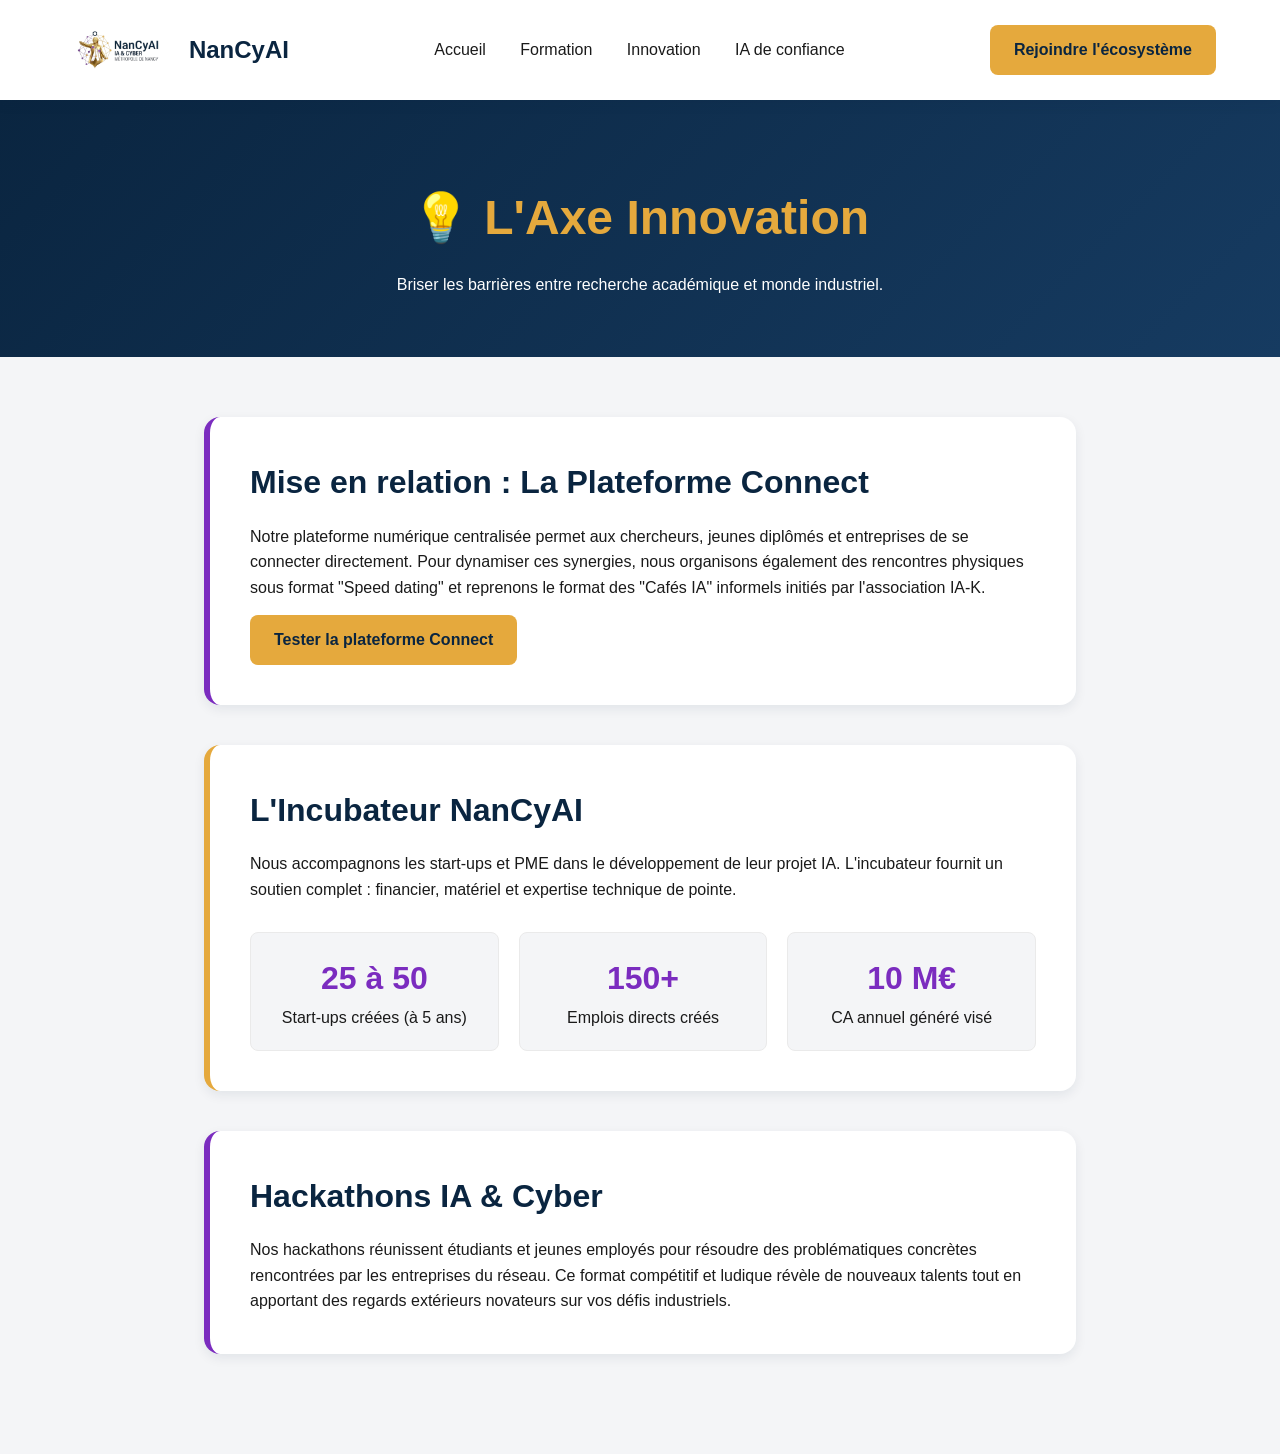
<file: innovation.html>
<!DOCTYPE html>
<html lang="fr">
<head>
    <meta charset="UTF-8">
    <title>Innovation - NanCyAI</title>
    <link rel="stylesheet" href="style.css">
</head>
<body>
<header class="navbar">
        <div class="logo">
            <a href="index.html" class="logo-link">
                <img src="logo.png" alt="Logo NanCyAI" class="logo-img">
                <strong>NanCyAI</strong>
            </a>
        </div>
        <nav class="nav-links">
            <a href="index.html">Accueil</a>
            <a href="formation.html">Formation</a>
            <a href="innovation.html">Innovation</a>
            <a href="souverainete.html">IA de confiance</a>
        </nav>
        <a href="candidature.html" target="_blank" class="btn-primary">Rejoindre l'écosystème</a>
    </header>

    <div class="page-header">
        <h1>💡 L'Axe Innovation</h1>
        <p>Briser les barrières entre recherche académique et monde industriel.</p>
    </div>

    <div class="detail-container">
        <div class="detail-block">
            <h2>Mise en relation : La Plateforme Connect</h2>
            <p>Notre plateforme numérique centralisée permet aux chercheurs, jeunes diplômés et entreprises de se connecter directement. Pour dynamiser ces synergies, nous organisons également des rencontres physiques sous format "Speed dating"  et reprenons le format des "Cafés IA" informels initiés par l'association IA-K.</p>
            <a href="reseau.html" target="_blank" class="btn-primary" style="display:inline-block; margin-top:15px;">Tester la plateforme Connect</a>
        </div>

        <div class="detail-block" style="border-left-color: var(--color-stanislas);">
            <h2>L'Incubateur NanCyAI</h2>
            <p>Nous accompagnons les start-ups et PME dans le développement de leur projet IA. L'incubateur fournit un soutien complet : financier, matériel et expertise technique de pointe.</p>
            <div class="kpi-banner">
                <div class="kpi-item"><strong>25 à 50</strong> Start-ups créées (à 5 ans)</div>
                <div class="kpi-item"><strong>150+</strong> Emplois directs créés </div>
                <div class="kpi-item"><strong>10 M€</strong> CA annuel généré visé</div>
            </div>
        </div>

        <div class="detail-block">
            <h2>Hackathons IA & Cyber</h2>
            <p>Nos hackathons réunissent étudiants et jeunes employés pour résoudre des problématiques concrètes rencontrées par les entreprises du réseau. Ce format compétitif et ludique révèle de nouveaux talents tout en apportant des regards extérieurs novateurs sur vos défis industriels.</p>
        </div>
    </div>
</body>
</html>
</file>
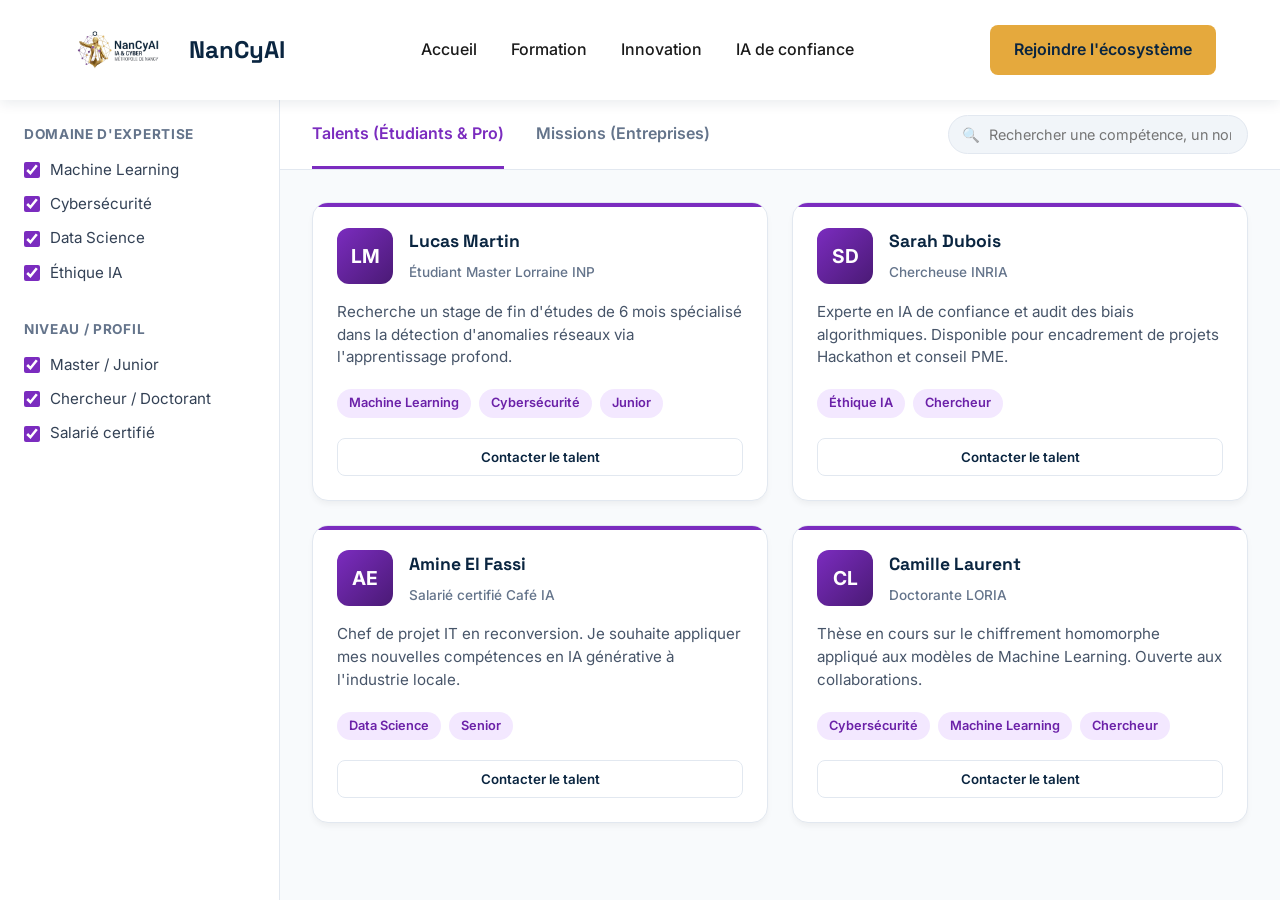
<file: reseau.html>
<!DOCTYPE html>
<html lang="fr">
<head>
    <meta charset="UTF-8">
    <meta name="viewport" content="width=device-width, initial-scale=1.0">
    <title>NanCyAI Connect - Le Réseau</title>
    <link href="https://fonts.googleapis.com/css2?family=Inter:wght@400;500;600&family=Space+Grotesk:wght@500;700&display=swap" rel="stylesheet">
    <link rel="stylesheet" href="style.css">
    <style>
        /* --- STYLES SPÉCIFIQUES À L'APPLICATION RÉSEAU --- */
        body {
            background-color: #F8FAFC;
            height: 100vh;
            display: flex;
            flex-direction: column;
            overflow: hidden; /* Empêche le scroll global, on scrolle dans l'app */
        }

        .network-layout {
            display: flex;
            flex: 1;
            overflow: hidden;
            background: #F8FAFC;
        }

        /* --- BARRE LATÉRALE (FILTRES) --- */
        .sidebar {
            width: 280px;
            background-color: var(--color-fond-carte);
            border-right: 1px solid #E2E8F0;
            padding: 24px;
            overflow-y: auto;
            display: flex;
            flex-direction: column;
            gap: 24px;
        }

        .filter-section h3 {
            font-size: 0.85rem;
            text-transform: uppercase;
            letter-spacing: 0.05em;
            color: #64748B;
            margin-bottom: 12px;
            font-family: var(--font-corps);
        }

        .checkbox-label {
            display: flex;
            align-items: center;
            gap: 10px;
            font-size: 0.95rem;
            color: #334155;
            margin-bottom: 10px;
            cursor: pointer;
            transition: color 0.2s;
        }

        .checkbox-label:hover {
            color: var(--color-innovation);
        }

        .checkbox-label input[type="checkbox"] {
            width: 16px;
            height: 16px;
            accent-color: var(--color-innovation);
            cursor: pointer;
        }

        /* --- CONTENU PRINCIPAL --- */
        .main-content {
            flex: 1;
            display: flex;
            flex-direction: column;
            overflow: hidden;
        }

        /* Barre d'outils (Recherche & Onglets) */
        .toolbar {
            background-color: var(--color-fond-carte);
            padding: 0 32px;
            border-bottom: 1px solid #E2E8F0;
            display: flex;
            justify-content: space-between;
            align-items: center;
            min-height: 70px;
        }

        .tabs {
            display: flex;
            gap: 32px;
            height: 100%;
        }

        .tab {
            background: none;
            border: none;
            border-bottom: 3px solid transparent;
            font-size: 1rem;
            font-weight: 600;
            color: #64748B;
            cursor: pointer;
            padding: 22px 0;
            transition: all 0.2s;
            font-family: var(--font-corps);
        }

        .tab.active {
            color: var(--color-innovation);
            border-bottom-color: var(--color-innovation);
        }

        .search-bar {
            position: relative;
            width: 300px;
        }

        .search-bar input {
            width: 100%;
            padding: 10px 16px 10px 40px;
            border: 1px solid #E2E8F0;
            border-radius: 20px;
            font-family: var(--font-corps);
            font-size: 0.9rem;
            background-color: #F1F5F9;
            transition: all 0.2s;
        }

        .search-bar input:focus {
            outline: none;
            background-color: #FFF;
            border-color: var(--color-innovation);
            box-shadow: 0 0 0 3px rgba(123, 44, 191, 0.1);
        }

        .search-bar::before {
            content: "🔍";
            position: absolute;
            left: 14px;
            top: 50%;
            transform: translateY(-50%);
            font-size: 0.9rem;
            opacity: 0.5;
        }

        /* Grille des profils */
        .cards-grid {
            padding: 32px;
            overflow-y: auto;
            display: grid;
            grid-template-columns: repeat(auto-fill, minmax(320px, 1fr));
            gap: 24px;
            flex: 1;
            align-content: start;
        }

        /* Design des cartes */
        .profile-card {
            background: white;
            border-radius: 16px;
            padding: 24px;
            border: 1px solid #E2E8F0;
            box-shadow: 0 4px 6px -1px rgba(0, 0, 0, 0.05);
            transition: all 0.3s ease;
            display: flex;
            flex-direction: column;
            position: relative;
            overflow: hidden;
        }

        .profile-card::before {
            content: '';
            position: absolute;
            top: 0;
            left: 0;
            width: 100%;
            height: 4px;
            background: var(--color-innovation);
        }

        .profile-card.job::before {
            background: var(--color-stanislas);
        }

        .profile-card:hover {
            transform: translateY(-4px);
            box-shadow: 0 12px 20px -5px rgba(0, 0, 0, 0.08);
            border-color: #CBD5E1;
        }

        .card-header {
            display: flex;
            align-items: center;
            gap: 16px;
            margin-bottom: 16px;
        }

        .avatar {
            width: 56px;
            height: 56px;
            border-radius: 12px;
            background: linear-gradient(135deg, var(--color-innovation) 0%, #4A1A75 100%);
            color: white;
            display: flex;
            align-items: center;
            justify-content: center;
            font-size: 1.2rem;
            font-weight: 700;
        }

        .profile-card.job .avatar {
            background: linear-gradient(135deg, var(--color-stanislas) 0%, #B37D22 100%);
        }

        .card-title h4 {
            font-size: 1.1rem;
            color: var(--color-souverainete);
            margin: 0 0 4px 0;
            font-family: var(--font-titres);
        }

        .card-title span {
            font-size: 0.85rem;
            color: #64748B;
            font-weight: 500;
        }

        .card-body {
            font-size: 0.95rem;
            color: #475569;
            line-height: 1.5;
            margin-bottom: 20px;
            flex: 1;
        }

        .tags-container {
            display: flex;
            flex-wrap: wrap;
            gap: 8px;
            margin-bottom: 20px;
        }

        .tag {
            background-color: #F3E8FF;
            color: #6B21A8;
            padding: 4px 12px;
            border-radius: 20px;
            font-size: 0.8rem;
            font-weight: 600;
        }

        .profile-card.job .tag {
            background-color: #FEF3C7;
            color: #92400E;
        }

        .btn-action {
            width: 100%;
            padding: 10px;
            border-radius: 8px;
            border: 1px solid #E2E8F0;
            background: white;
            color: var(--color-souverainete);
            font-weight: 600;
            cursor: pointer;
            transition: all 0.2s;
            font-family: var(--font-corps);
        }

        .btn-action:hover {
            background: #F8FAFC;
            border-color: #CBD5E1;
        }

        /* État vide */
        .empty-state {
            grid-column: 1 / -1;
            text-align: center;
            padding: 60px 20px;
            color: #64748B;
        }
        
        .empty-state text { font-size: 3rem; display: block; margin-bottom: 10px; }
    </style>
</head>
<body>

    <header class="navbar">
        <div class="logo">
            <a href="index.html" class="logo-link">
                <img src="logo.png" alt="Logo NanCyAI" class="logo-img">
                <strong>NanCyAI</strong>
            </a>
        </div>
        <nav class="nav-links">
            <a href="index.html">Accueil</a>
            <a href="formation.html">Formation</a>
            <a href="innovation.html">Innovation</a>
            <a href="souverainete.html">IA de confiance</a>
        </nav>
        <a href="candidature.html" target="_blank" class="btn-primary">Rejoindre l'écosystème</a>
    </header>

    <div class="network-layout">
        
        <aside class="sidebar">
            <div class="filter-section">
                <h3>Domaine d'Expertise</h3>
                <label class="checkbox-label"><input type="checkbox" value="Machine Learning" class="filter-cb filter-domaine" checked> Machine Learning</label>
                <label class="checkbox-label"><input type="checkbox" value="Cybersécurité" class="filter-cb filter-domaine" checked> Cybersécurité</label>
                <label class="checkbox-label"><input type="checkbox" value="Data Science" class="filter-cb filter-domaine" checked> Data Science</label>
                <label class="checkbox-label"><input type="checkbox" value="Éthique IA" class="filter-cb filter-domaine" checked> Éthique IA</label>
            </div>
            
            <div class="filter-section">
                <h3>Niveau / Profil</h3>
                <label class="checkbox-label"><input type="checkbox" value="Junior" class="filter-cb filter-niveau" checked> Master / Junior</label>
                <label class="checkbox-label"><input type="checkbox" value="Chercheur" class="filter-cb filter-niveau" checked> Chercheur / Doctorant</label>
                <label class="checkbox-label"><input type="checkbox" value="Senior" class="filter-cb filter-niveau" checked> Salarié certifié</label>
            </div>
        </aside>

        <main class="main-content">
            <div class="toolbar">
                <div class="tabs">
                    <button class="tab active" onclick="switchTab('talents', this)">Talents (Étudiants & Pro)</button>
                    <button class="tab" onclick="switchTab('missions', this)">Missions (Entreprises)</button>
                </div>
                <div class="search-bar">
                    <input type="text" id="searchInput" placeholder="Rechercher une compétence, un nom..." onkeyup="filterCards()">
                </div>
            </div>

            <div class="cards-grid" id="gridContainer">
                </div>
        </main>
    </div>

   <script>
        // --- 1. BASE DE DONNÉES FACTICE ---
        const data = {
            talents: [
                { nom: "Lucas Martin", role: "Étudiant Master Lorraine INP", desc: "Recherche un stage de fin d'études de 6 mois spécialisé dans la détection d'anomalies réseaux via l'apprentissage profond.", tags: ["Machine Learning", "Cybersécurité", "Junior"], initials: "LM" },
                { nom: "Sarah Dubois", role: "Chercheuse INRIA", desc: "Experte en IA de confiance et audit des biais algorithmiques. Disponible pour encadrement de projets Hackathon et conseil PME.", tags: ["Éthique IA", "Chercheur"], initials: "SD" },
                { nom: "Amine El Fassi", role: "Salarié certifié Café IA", desc: "Chef de projet IT en reconversion. Je souhaite appliquer mes nouvelles compétences en IA générative à l'industrie locale.", tags: ["Data Science", "Senior"], initials: "AE" },
                { nom: "Camille Laurent", role: "Doctorante LORIA", desc: "Thèse en cours sur le chiffrement homomorphe appliqué aux modèles de Machine Learning. Ouverte aux collaborations.", tags: ["Cybersécurité", "Machine Learning", "Chercheur"], initials: "CL" }
            ],
            missions: [
                { nom: "CHRU de Nancy", role: "Projet Hébergement DCML", desc: "Nous cherchons une équipe pour auditer la sécurité de notre nouvelle architecture IA prédictive pour le tri des patients.", tags: ["Cybersécurité", "Data Science", "Senior"], initials: "CHR" },
                { nom: "Memsic Tech", role: "Start-up (Incubateur)", desc: "Besoin d'un développeur junior pour optimiser nos algorithmes prédictifs appliqués aux procédés membranaires.", tags: ["Machine Learning", "Junior"], initials: "MEM" },
                { nom: "Métropole Grand Nancy", role: "Projet Public", desc: "Recherche d'experts pour évaluer les biais de notre nouveau chatbot de services publics avant son déploiement citoyen.", tags: ["Éthique IA", "Senior"], initials: "MGN" }
            ]
        };

        let currentTab = 'talents';

        // --- 2. FONCTION D'AFFICHAGE & FILTRAGE AVANCÉ ---
        function renderCards() {
            const container = document.getElementById('gridContainer');
            const searchTerm = document.getElementById('searchInput').value.toLowerCase();
            
            // Récupération des filtres séparés par catégorie
            const checkedDomaines = Array.from(document.querySelectorAll('.filter-domaine:checked')).map(cb => cb.value);
            const checkedNiveaux = Array.from(document.querySelectorAll('.filter-niveau:checked')).map(cb => cb.value);
            
            container.innerHTML = ''; 
            let itemsToRender = data[currentTab];
            let count = 0;

            itemsToRender.forEach(item => {
                // 1. Vérification de la barre de recherche
                const matchesSearch = item.nom.toLowerCase().includes(searchTerm) || 
                                      item.desc.toLowerCase().includes(searchTerm) || 
                                      item.tags.join(' ').toLowerCase().includes(searchTerm);
                
                // 2. Vérification des Domaines (Si rien n'est coché, on cache tout. Sinon, il faut au moins 1 match)
                const matchesDomaine = checkedDomaines.length > 0 && item.tags.some(tag => checkedDomaines.includes(tag));
                
                // 3. Vérification des Niveaux (Même logique)
                const matchesNiveau = checkedNiveaux.length > 0 && item.tags.some(tag => checkedNiveaux.includes(tag));

                // Si le profil correspond à TOUTES les conditions
                if (matchesSearch && matchesDomaine && matchesNiveau) {
                    count++;
                    const isJob = currentTab === 'missions';
                    
                    const cardHTML = `
                        <div class="profile-card ${isJob ? 'job' : ''}">
                            <div class="card-header">
                                <div class="avatar">${item.initials}</div>
                                <div class="card-title">
                                    <h4>${item.nom}</h4>
                                    <span>${item.role}</span>
                                </div>
                            </div>
                            <div class="card-body">${item.desc}</div>
                            <div class="tags-container">
                                ${item.tags.map(tag => `<span class="tag">${tag}</span>`).join('')}
                            </div>
                            <button class="btn-action" onclick="alert('Connexion en cours avec ${item.nom}...')">
                                ${isJob ? 'Candidater à la mission' : 'Contacter le talent'}
                            </button>
                        </div>
                    `;
                    container.innerHTML += cardHTML;
                }
            });

            // Si la recherche ou les filtres ne donnent rien
            if (count === 0) {
                container.innerHTML = `
                    <div class="empty-state">
                        <text>📭</text>
                        <h3>Aucun résultat</h3>
                        <p>Essayez de cocher plus de filtres ou de modifier votre recherche.</p>
                    </div>
                `;
            }
        }

        // --- 3. GESTION DES ONGLETS ---
        function switchTab(tabName, btnElement) {
            currentTab = tabName;
            document.querySelectorAll('.tab').forEach(t => t.classList.remove('active'));
            btnElement.classList.add('active');
            renderCards(); // On relance le filtrage
        }

        // --- 4. ÉCOUTEURS D'ÉVÉNEMENTS (Déclencheurs) ---
        // Dès qu'on clique sur N'IMPORTE QUELLE case à cocher, on met à jour la grille
        document.querySelectorAll('.filter-cb').forEach(cb => {
            cb.addEventListener('change', renderCards);
        });
        
        // Initialisation au chargement
        window.onload = renderCards;
    </script>
</body>
</html>
</file>
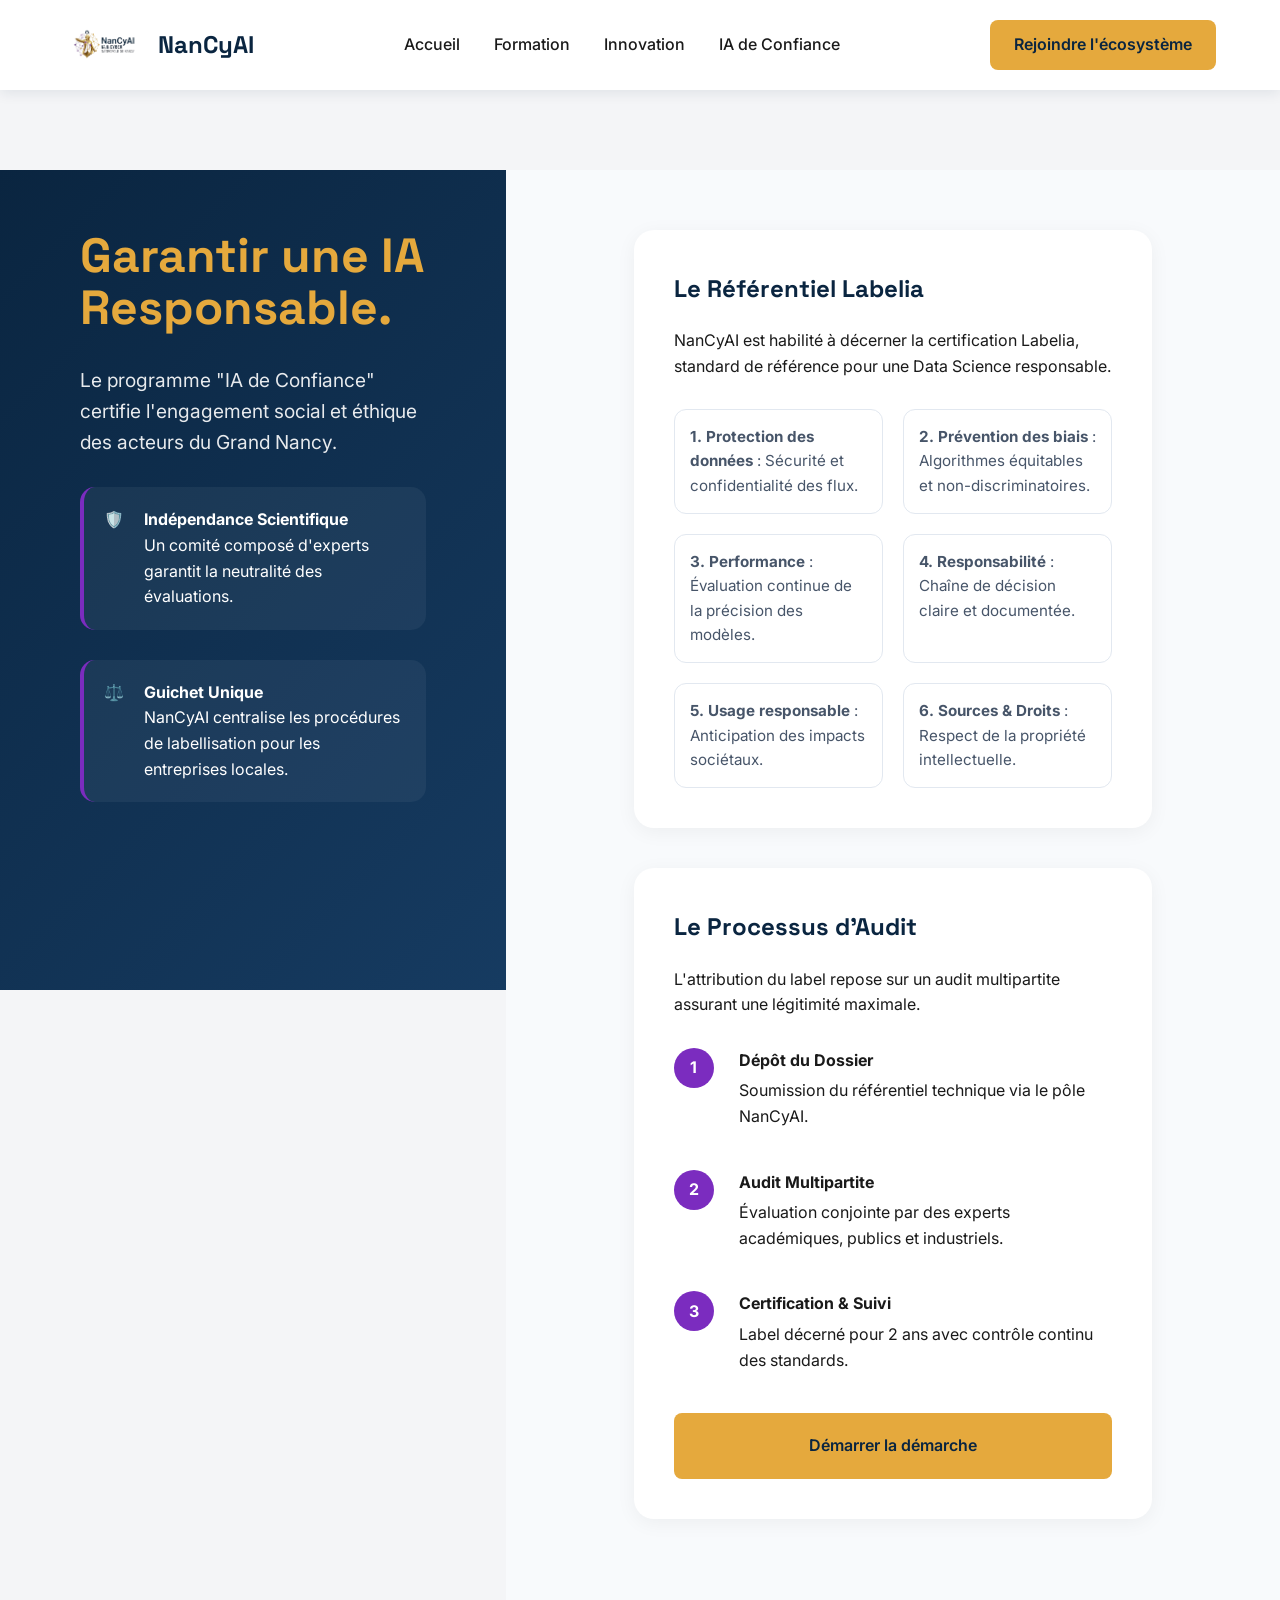
<file: souverainete.html>
<!DOCTYPE html>
<html lang="fr">
<head>
    <meta charset="UTF-8">
    <meta name="viewport" content="width=device-width, initial-scale=1.0">
    <title>IA de Confiance - NanCyAI</title>
    <link rel="stylesheet" href="style.css">
    <link href="https://fonts.googleapis.com/css2?family=Inter:wght@400;500;600&family=Space+Grotesk:wght@500;700&display=swap" rel="stylesheet">
    
    <style>
        .trust-layout {
            display: flex;
            min-height: 100vh;
            margin-top: 80px;
        }

        .trust-info-panel {
            flex: 1;
            background: linear-gradient(135deg, #0A2540 0%, #163B61 100%);
            color: white;
            padding: 60px 80px;
            position: sticky;
            top: 80px;
            height: calc(100vh - 80px);
        }

        .trust-content-panel {
            flex: 1.5;
            background: #F8FAFC;
            padding: 60px 10%;
        }

        .trust-info-panel h1 {
            font-size: 3rem;
            color: var(--color-stanislas, #f1c40f);
            line-height: 1.1;
            margin-bottom: 30px;
        }

        .audit-feature {
            display: flex;
            gap: 20px;
            margin-bottom: 30px;
            background: rgba(255,255,255,0.05);
            padding: 20px;
            border-radius: 15px;
            border-left: 4px solid var(--color-innovation, #a855f7);
        }

        .label-section {
            background: white;
            padding: 40px;
            border-radius: 20px;
            box-shadow: 0 4px 20px rgba(0,0,0,0.05);
            margin-bottom: 40px;
        }

        .criteria-grid {
            display: grid;
            grid-template-columns: 1fr 1fr;
            gap: 20px;
            margin-top: 30px;
        }

        .criterion-item {
            padding: 15px;
            border: 1px solid #E2E8F0;
            border-radius: 12px;
            font-size: 0.95rem;
            color: #475569;
        }

        .process-step {
            display: flex;
            gap: 25px;
            margin-bottom: 40px;
        }

        .step-number {
            width: 40px;
            height: 40px;
            background: var(--color-innovation, #a855f7);
            color: white;
            border-radius: 50%;
            display: flex;
            align-items: center;
            justify-content: center;
            font-weight: bold;
            flex-shrink: 0;
        }
.logo-img-header {
            height: 45px; /* Ajuste la hauteur selon tes besoins */
            width: auto;
            display: block;
        }

        .logo-link {
            display: flex;
            align-items: center;
            gap: 12px;
            text-decoration: none;
            color: inherit;
        }
        
        @media (max-width: 1024px) {
            .trust-layout { flex-direction: column; }
            .trust-info-panel { position: static; height: auto; padding: 40px 20px; }
            .criteria-grid { grid-template-columns: 1fr; }
        }
    </style>
</head>
<body>

  <header class="navbar">
        <div class="logo">
            <a href="index.html" class="logo-link">
                <img src="logo.png" alt="Logo NanCyAI" class="logo-img-header">
                <strong>NanCyAI</strong>
            </a>
        </div>
        <nav class="nav-links">
            <a href="index.html">Accueil</a>
            <a href="formation.html">Formation</a>
            <a href="innovation.html">Innovation</a>
            <a href="confiance.html" class="active">IA de Confiance</a>
        </nav>
        <a href="candidature.html" class="btn-primary">Rejoindre l'écosystème</a>
    </header>

    <div class="trust-layout">
        
        <aside class="trust-info-panel">
            <h1>Garantir une IA Responsable.</h1>
            <p class="lead" style="font-size: 1.2rem; margin-bottom: 30px; opacity: 0.9;">
                Le programme "IA de Confiance" certifie l'engagement social et éthique des acteurs du Grand Nancy.
            </p>
            
            <div class="audit-feature">
                <div class="icon">🛡️</div>
                <div>
                    <h4>Indépendance Scientifique</h4>
                    <p>Un comité composé d'experts garantit la neutralité des évaluations.</p>
                </div>
            </div>

            <div class="audit-feature">
                <div class="icon">⚖️</div>
                <div>
                    <h4>Guichet Unique</h4>
                    <p>NanCyAI centralise les procédures de labellisation pour les entreprises locales.</p>
                </div>
            </div>
        </aside>

        <main class="trust-content-panel">
            
            <section class="label-section">
                <h2 style="color: #0A2540; margin-bottom: 20px;">Le Référentiel Labelia</h2>
                <p>NanCyAI est habilité à décerner la certification Labelia, standard de référence pour une Data Science responsable.</p>
                
                <div class="criteria-grid">
                    <div class="criterion-item"><strong>1. Protection des données</strong> : Sécurité et confidentialité des flux.</div>
                    <div class="criterion-item"><strong>2. Prévention des biais</strong> : Algorithmes équitables et non-discriminatoires.</div>
                    <div class="criterion-item"><strong>3. Performance</strong> : Évaluation continue de la précision des modèles.</div>
                    <div class="criterion-item"><strong>4. Responsabilité</strong> : Chaîne de décision claire et documentée.</div>
                    <div class="criterion-item"><strong>5. Usage responsable</strong> : Anticipation des impacts sociétaux.</div>
                    <div class="criterion-item"><strong>6. Sources & Droits</strong> : Respect de la propriété intellectuelle.</div>
                </div>
            </section>

            <section class="label-section">
                <h2 style="color: #0A2540; margin-bottom: 20px;">Le Processus d'Audit</h2>
                <p>L'attribution du label repose sur un audit multipartite assurant une légitimité maximale.</p>
                
                <div class="process-step" style="margin-top: 30px;">
                    <div class="step-number">1</div>
                    <div>
                        <h4 style="margin:0">Dépôt du Dossier</h4>
                        <p style="margin:5px 0 0">Soumission du référentiel technique via le pôle NanCyAI.</p>
                    </div>
                </div>

                <div class="process-step">
                    <div class="step-number">2</div>
                    <div>
                        <h4 style="margin:0">Audit Multipartite</h4>
                        <p style="margin:5px 0 0">Évaluation conjointe par des experts académiques, publics et industriels.</p>
                    </div>
                </div>

                <div class="process-step">
                    <div class="step-number">3</div>
                    <div>
                        <h4 style="margin:0">Certification & Suivi</h4>
                        <p style="margin:5px 0 0">Label décerné pour 2 ans avec contrôle continu des standards.</p>
                    </div>
                </div>
                
                <a href="candidature.html" class="btn-primary" style="display: block; text-align: center; padding: 20px; margin-top: 20px;">Démarrer la démarche</a>
            </section>

        </main>
    </div>

</body>
</html>
</file>
<file: style.css>
/* --- LE DESIGN SYSTEM (Variables) --- */
:root {
    --color-souverainete: #0A2540; 
    --color-innovation: #7B2CBF;   
    --color-stanislas: #E5A93D;    
    --color-fond-principal: #F4F5F7; 
    --color-fond-carte: #FFFFFF;     
    --color-texte-sombre: #1A1A1A;   
    --color-texte-clair: #FFFFFF;    
    
    --font-titres: 'Space Grotesk', sans-serif;
    --font-corps: 'Inter', sans-serif;
    
    --radius-bouton: 8px;        
    --radius-carte: 16px;        
    --ombre-douce: 0 4px 12px rgba(10, 37, 64, 0.08); 
    --ombre-survol: 0 12px 24px rgba(123, 44, 191, 0.15); 
}

/* --- RESET & TYPOGRAPHIE GLOBALE --- */
* {
    margin: 0;
    padding: 0;
    box-sizing: border-box;
}

body {
    font-family: var(--font-corps);
    background-color: var(--color-fond-principal);
    color: var(--color-texte-sombre);
    line-height: 1.6;
}

h1, h2, h3, .logo {
    font-family: var(--font-titres);
}

/* --- BOUTONS --- */
.btn-primary {
    background-color: var(--color-stanislas);
    color: var(--color-souverainete);
    padding: 12px 24px;
    border-radius: var(--radius-bouton);
    text-decoration: none;
    font-weight: 600;
    transition: transform 0.2s ease, opacity 0.2s ease;
}

.btn-primary:hover {
    transform: translateY(-2px);
    opacity: 0.9;
}

.btn-secondary {
    background-color: transparent;
    color: var(--color-texte-clair);
    padding: 12px 24px;
    border: 2px solid var(--color-texte-clair);
    border-radius: var(--radius-bouton);
    text-decoration: none;
    font-weight: 600;
    transition: background-color 0.2s ease, color 0.2s ease;
}

.btn-secondary:hover {
    background-color: var(--color-texte-clair);
    color: var(--color-souverainete);
}

/* --- NAVIGATION --- */
.navbar {
    display: flex;
    justify-content: space-between;
    align-items: center;
    padding: 20px 5%;
    background-color: var(--color-fond-carte);
    box-shadow: var(--ombre-douce);
    position: sticky;
    top: 0;
    z-index: 100;
}

.logo strong {
    font-size: 1.5rem;
    color: var(--color-souverainete);
}

.nav-links a {
    text-decoration: none;
    color: var(--color-texte-sombre);
    font-weight: 500;
    margin: 0 15px;
    transition: color 0.2s ease;
}

.nav-links a:hover {
    color: var(--color-innovation);
}

/* --- HERO SECTION --- */
.hero {
    background-color: var(--color-souverainete);
    /* Petit dégradé subtil pour donner de la profondeur */
    background-image: linear-gradient(135deg, #0A2540 0%, #163B61 100%);
    color: var(--color-texte-clair);
    padding: 100px 5%;
    text-align: left;
    min-height: 60vh;
    display: flex;
    align-items: center;
}

.hero-content {
    max-width: 800px;
}

.hero h1 {
    font-size: 3.5rem;
    line-height: 1.1;
    margin-bottom: 20px;
}

.hero p {
    font-size: 1.25rem;
    margin-bottom: 40px;
    opacity: 0.9;
}

.hero-actions {
    display: flex;
    gap: 20px;
}

/* --- SECTION PILIERS --- */
.pillars {
    padding: 80px 5%;
}

.section-header {
    text-align: center;
    margin-bottom: 60px;
}

.section-header h2 {
    font-size: 2.5rem;
    color: var(--color-souverainete);
}

.cards-container {
    display: flex;
    justify-content: space-between;
    gap: 30px;
}

.card {
    background-color: var(--color-fond-carte);
    padding: 40px 30px;
    border-radius: var(--radius-carte);
    box-shadow: var(--ombre-douce);
    flex: 1;
    transition: transform 0.3s ease, box-shadow 0.3s ease;
}

.card:hover {
    transform: translateY(-10px);
    box-shadow: var(--ombre-survol);
}

.card-icon {
    font-size: 3rem;
    margin-bottom: 20px;
}

.card h3 {
    font-size: 1.5rem;
    color: var(--color-souverainete);
    margin-bottom: 15px;
}

.card p {
    font-size: 0.95rem;
    margin-bottom: 20px;
    color: #4A4A4A;
}

.card-list {
    list-style-type: none;
    margin-bottom: 25px;
}

.card-list li {
    padding: 8px 0;
    border-bottom: 1px solid #EAEAEA;
    font-size: 0.9rem;
    font-weight: 500;
}

.card-list li:before {
    content: "→ ";
    color: var(--color-innovation);
}

.card-link {
    text-decoration: none;
    color: var(--color-innovation);
    font-weight: 600;
    font-family: var(--font-titres);
}

/* --- FOOTER --- */
footer {
    background-color: #051424; /* Bleu très sombre */
    color: var(--color-texte-clair);
    padding: 60px 5% 20px;
}

.footer-content {
    display: flex;
    justify-content: space-between;
    border-bottom: 1px solid rgba(255,255,255,0.1);
    padding-bottom: 40px;
    margin-bottom: 20px;
}

.footer-brand h3 {
    color: var(--color-stanislas);
    margin-bottom: 10px;
}

.footer-links a {
    color: var(--color-texte-clair);
    text-decoration: none;
    margin-left: 30px;
    opacity: 0.7;
    transition: opacity 0.2s;
}

.footer-links a:hover {
    opacity: 1;
}

.footer-bottom {
    text-align: center;
    font-size: 0.85rem;
    opacity: 0.5;
}
/* --- SECTION PILLIERS REVISITÉE --- */
.pillar-grid {
    display: grid;
    grid-template-columns: repeat(auto-fit, minmax(300px, 1fr));
    gap: 40px;
    padding: 40px 5%;
    max-width: 1200px;
    margin: 0 auto;
}

.pillar-card {
    background: #ffffff;
    padding: 40px 30px;
    border-radius: 20px;
    text-align: center;
    position: relative;
    border: 1px solid #E2E8F0;
    transition: all 0.4s cubic-bezier(0.175, 0.885, 0.32, 1.275);
    display: flex;
    flex-direction: column;
    align-items: center;
}

/* Effet de lueur et soulèvement au survol */
.pillar-card:hover {
    transform: translateY(-12px);
    box-shadow: 0 20px 40px rgba(10, 37, 64, 0.1);
    border-color: var(--color-innovation);
}

.pillar-icon {
    font-size: 3.5rem; /* Plus grand pour plus d'impact */
    margin-bottom: 25px;
    background: #F8FAFC;
    width: 80px;
    height: 80px;
    display: flex;
    align-items: center;
    justify-content: center;
    border-radius: 16px;
    transition: transform 0.3s ease;
}

.pillar-card:hover .pillar-icon {
    transform: scale(1.1) rotate(5deg);
}

.pillar-card h3 {
    font-size: 1.5rem;
    color: var(--color-souverainete);
    margin-bottom: 15px;
    font-family: var(--font-titres);
}

.pillar-card p {
    color: #64748B;
    line-height: 1.6;
    margin-bottom: 25px;
    font-size: 1rem;
}

/* Style du lien "En savoir plus" */
.btn-text {
    color: var(--color-innovation);
    text-decoration: none;
    font-weight: 700;
    font-size: 0.95rem;
    display: flex;
    align-items: center;
    gap: 8px;
    margin-top: auto; /* Pousse le lien en bas de la carte */
    transition: gap 0.2s;
}
.map-wrapper {
    width: 100%;
    max-width: 1200px;
    margin: 40px auto;
    padding: 0 20px;
}

.map-container-new {
    display: flex;
    background: #fff;
    border-radius: 20px;
    box-shadow: 0 10px 30px rgba(0,0,0,0.1);
    overflow: hidden; /* Empêche le débordement */
    border: 1px solid #eee;
    min-height: 550px;
}

.map-nodal-visual {
    flex: 1.6; /* Prend plus de place pour la carte */
    position: relative;
    background-color: #0A2540; /* Bleu nuit profond */
    background-image: radial-gradient(circle, rgba(255,255,255,0.05) 1px, transparent 1px);
    background-size: 20px 20px;
}

.map-info-nodal-panel {
    flex: 1; /* Panneau d'info fixe à droite */
    padding: 40px;
    background: #fff;
    border-left: 1px solid #eee;
    display: flex;
    align-items: center;
}

/* Couleurs des nœuds basées sur le rapport */
.node-pub .radar-dot { background-color: #ef4444; } /* Rouge Public [cite: 24] */
.node-acad .radar-dot { background-color: #22c55e; } /* Vert Académique [cite: 23] */
.node-priv .radar-dot { background-color: #a855f7; } /* Violet Privé [cite: 25] */
.node-int .radar-dot { background-color: #3b82f6; } /* Bleu Réseaux [cite: 26] */

.node-hub .hub-dot { 
    width: 24px; 
    height: 24px; 
    background-color: #f1c40f; /* Or pour le Hub [cite: 32] */
}

.btn-text:hover {
    gap: 12px; /* Petit effet de flèche qui bouge */
    color: var(--color-souverainete);
}

/* --- RESPONSIVE DESIGN (Mobiles & Tablettes) --- */
@media (max-width: 900px) {
    .cards-container {
        flex-direction: column;
    }
    
    .hero h1 {
        font-size: 2.5rem;
    }
    
    .hero-actions {
        flex-direction: column;
    }
    
    .nav-links {
        display: none; /* Menu caché sur mobile pour simplifier */
    }
}
/* --- STYLES DES PAGES DÉTAILLÉES --- */
.page-header {
    background-color: var(--color-souverainete);
    background-image: linear-gradient(135deg, #0A2540 0%, #163B61 100%);
    color: white;
    padding: 80px 5% 60px;
    text-align: center;
}
.page-header h1 {
    font-size: 3rem;
    color: var(--color-stanislas);
    margin-bottom: 15px;
}
.detail-container {
    padding: 60px 5%;
    max-width: 1000px;
    margin: 0 auto;
}
.detail-block {
    background: var(--color-fond-carte);
    border-radius: var(--radius-carte);
    padding: 40px;
    margin-bottom: 40px;
    box-shadow: var(--ombre-douce);
    border-left: 6px solid var(--color-innovation);
}
.detail-block h2 {
    color: var(--color-souverainete);
    font-size: 2rem;
    margin-bottom: 15px;
    display: flex;
    align-items: center;
    gap: 15px;
}
.kpi-banner {
    display: flex;
    gap: 20px;
    margin-top: 30px;
    flex-wrap: wrap;
}
.kpi-item {
    background: var(--color-fond-principal);
    padding: 20px;
    border-radius: 8px;
    flex: 1;
    min-width: 200px;
    text-align: center;
    border: 1px solid #EAEAEA;
}
.kpi-item strong {
    display: block;
    font-size: 2rem;
    color: var(--color-innovation);
    font-family: var(--font-titres);
}
/* --- STYLE DU LOGO IMAGE --- */
.logo-link {
    display: flex;
    align-items: center;
    text-decoration: none;
}

.logo-img {
    height: 60px; /* Tu peux modifier ce chiffre pour agrandir ou rétrécir le logo */
    width: auto;
    margin-right: 15px; /* L'espace entre l'image et le texte */
}

.logo-link strong {
    font-size: 1.5rem;
    color: var(--color-souverainete);
    font-family: var(--font-titres);
}
/* --- COMPORTEMENT DE DÉFILEMENT --- */
html {
    scroll-behavior: smooth;
}
/* --- STYLES SPÉCIFIQUES PAGE CANDIDATURE SPLIT-SCREEN --- */

/* Conteneur principal qui divise l'écran */
.split-layout {
    display: flex;
    width: 100%;
    min-height: calc(100vh - 80px); /* Hauteur de l'écran moins la barre de navigation */
    margin-top: 80px; /* Espace pour la barre de navigation fixe */
    background-color: var(--color-fond-carte);
}

/* PANNEAU GAUCHE : INFORMATIONS */
.info-panel {
    flex: 1;
    background-color: var(--color-souverainete);
    background-image: linear-gradient(135deg, #0A2540 0%, #163B61 100%);
    color: white;
    padding: 60px 80px;
    display: flex;
    flex-direction: column;
    justify-content: start;
    position: relative;
    overflow: hidden;
}

.info-content {
    position: relative;
    z-index: 1;
}

.back-link {
    color: var(--color-innovation);
    text-decoration: none;
    font-weight: 600;
    margin-bottom: 60px;
    display: inline-block;
    transition: color 0.2s;
}
.back-link:hover { color: #9D4EDD; }

.info-content h1 {
    font-size: 3rem;
    line-height: 1.1;
    margin-bottom: 20px;
    color: var(--color-stanislas);
}

.info-content p.subtitle {
    font-size: 1.1rem;
    opacity: 0.9;
    margin-bottom: 60px;
    max-width: 450px;
    line-height: 1.6;
}

.benefits-list {
    display: flex;
    flex-direction: column;
    gap: 30px;
    max-width: 450px;
}

.benefit-item {
    display: flex;
    align-items: flex-start;
    gap: 15px;
}

.benefit-icon {
    font-size: 1.5rem;
    background: rgba(255,255,255,0.1);
    padding: 12px;
    border-radius: 12px;
}

.benefit-item p {
    margin: 0;
    color: #A0AEC0;
    font-size: 0.95rem;
    line-height: 1.5;
}

/* PANNEAU DROIT : FORMULAIRE */
.form-panel {
    flex: 1.3;
    background-color: var(--color-fond-carte);
    padding: 60px 10%;
    display: flex;
    flex-direction: column;
    justify-content: start;
    overflow-y: auto;
}

.form-wrapper {
    max-width: 600px;
    width: 100%;
    margin: 0 auto;
}

.form-wrapper h2 {
    color: var(--color-souverainete);
    font-size: 2.2rem;
    margin-bottom: 10px;
}

.form-wrapper > p {
    color: #64748B;
    margin-bottom: 40px;
    font-size: 1rem;
    line-height: 1.6;
}

/* Sections du formulaire */
.form-section {
    margin-bottom: 40px;
    padding-bottom: 20px;
    border-bottom: 1px dashed #CCC;
}

.form-section h3 {
    font-size: 1.3rem;
    color: var(--color-innovation);
    margin-bottom: 20px;
    display: flex;
    align-items: center;
    gap: 10px;
}

/* Ligne de formulaire à 2 colonnes */
.form-row {
    display: grid;
    grid-template-columns: 1fr 1fr;
    gap: 20px;
    margin-bottom: 15px;
}

/* Groupe d'input */
.input-group {
    display: flex;
    flex-direction: column;
    margin-bottom: 20px;
}

.input-group label {
    font-size: 0.9rem;
    font-weight: 600;
    color: var(--color-souverainete);
    margin-bottom: 8px;
}

.input-group input,
.input-group select,
.input-group textarea {
    padding: 14px 16px;
    border: 1px solid #E2E8F0;
    border-radius: 10px;
    font-family: var(--font-corps);
    font-size: 0.95rem;
    background-color: #F8FAFC;
    transition: all 0.3s ease;
}

.input-group input:hover,
.input-group select:hover,
.input-group textarea:hover {
    border-color: #CBD5E1;
    background-color: #FFFFFF;
}

.input-group input:focus,
.input-group select:focus,
.input-group textarea:focus {
    outline: none;
    border-color: var(--color-innovation);
    background-color: #FFFFFF;
    box-shadow: 0 0 0 4px rgba(123, 44, 191, 0.1);
}

/* Groupe de cases à cocher */
.checkbox-intro {
    font-size: 0.85rem;
    color: #666;
    margin-bottom: 15px;
}

.checkbox-group {
    display: grid;
    grid-template-columns: 1fr 1fr;
    gap: 10px;
}

.checkbox-item {
    display: flex;
    align-items: center;
    gap: 10px;
    font-size: 0.9rem;
}
.checkbox-item input { width: auto; }

/* Bouton de soumission */
.btn-submit {
    background-color: var(--color-souverainete);
    color: white;
    border: none;
    width: 100%;
    padding: 18px;
    font-size: 1.15rem;
    font-weight: 600;
    border-radius: 10px;
    cursor: pointer;
    transition: all 0.3s ease;
    font-family: var(--font-titres);
    margin-top: 10px;
}

.btn-submit:hover {
    background-color: var(--color-innovation);
    transform: translateY(-2px);
    box-shadow: 0 10px 20px rgba(123, 44, 191, 0.2);
}

/* --- RESPONSIVE DESIGN (Mobiles) --- */
@media (max-width: 900px) {
    .split-layout { flex-direction: column; margin-top: 0; }
    .info-panel { padding: 40px 20px; flex: none; }
    .form-panel { padding: 40px 20px; flex: none; }
    .info-content h1 { font-size: 2.2rem; }
    .form-row { grid-template-columns: 1fr; gap: 0; }
    .form-wrapper h2 { font-size: 1.8rem; }
}
/* --- SECTION CARTOGRAPHIE NODALE AVANCÉE --- */
.nodal-map {
    padding: 80px 5%;
    background-color: white;
}

.map-container.split-layout-map {
    display: flex;
    gap: 40px;
    max-width: 1200px;
    margin: 0 auto;
    background: var(--color-fond-principal);
    border-radius: var(--radius-carte);
    box-shadow: 0 10px 30px rgba(10, 37, 64, 0.1);
    overflow: hidden;
    border: 1px solid #EAEAEA;
    transition: box-shadow 0.3s ease;
}

.map-container.split-layout-map:hover {
    box-shadow: 0 20px 60px rgba(10, 37, 64, 0.15);
}

/* La carte nodale (schématique) */
.map-nodal-visual {
    flex: 1.6;
    min-height: 550px;
    position: relative;
    background-color: var(--color-souverainete);
    background-image: 
        linear-gradient(rgba(255, 255, 255, 0.05) 1px, transparent 1px),
        linear-gradient(90deg, rgba(255, 255, 255, 0.05) 1px, transparent 1px);
    background-size: 30px 30px;
    border-right: 1px solid #EAEAEA;
    overflow: hidden;
}

/* Lueur cyber centrale */
.map-nodal-visual::before {
    content: '';
    position: absolute;
    top: 50%;
    left: 50%;
    transform: translate(-50%, -50%);
    width: 60%;
    height: 60%;
    background: radial-gradient(circle, rgba(123, 44, 191, 0.2) 0%, transparent 70%);
    pointer-events: none;
}

/* --- SVG ET LIGNES DE CONNEXION --- */
.map-connections {
    position: absolute;
    top: 0;
    left: 0;
    width: 100%;
    height: 100%;
    pointer-events: none;
    z-index: 5;
}

.connection-line {
    fill: none;
    stroke: rgba(229, 169, 61, 0.3); /* Or transparent par défaut */
    stroke-width: 2;
    transition: all 0.3s ease;
}

/* L'animation de flux (comme des données) */
.connection-line.animated {
    stroke-dasharray: 10, 10;
    animation: dash 20s linear infinite;
}

@keyframes dash {
    to { stroke-dashoffset: -1000; }
}

/* Style de ligne active (illuminée) */
.connection-line.active {
    stroke: var(--color-stanislas);
    stroke-width: 3;
    opacity: 1 !important;
}

/* --- LES NŒUDS --- */
.map-node {
    position: absolute;
    width: 20px;
    height: 20px;
    transform: translate(-50%, -50%);
    cursor: pointer;
    z-index: 10;
}

/* Style du point central (radar) */
.radar-dot {
    display: block;
    width: 12px;
    height: 12px;
    background-color: var(--color-stanislas);
    border-radius: 50%;
    position: absolute;
    top: 50%;
    left: 50%;
    transform: translate(-50%, -50%);
    transition: all 0.3s ease;
}

/* Animation radar pour tous les nœuds */
.radar-dot::after {
    content: "";
    position: absolute;
    top: 50%;
    left: 50%;
    transform: translate(-50%, -50%);
    width: 100%;
    height: 100%;
    background-color: var(--color-stanislas);
    border-radius: 50%;
    animation: radar-pulse 2.5s infinite ease-out;
}

@keyframes radar-pulse {
    0% { transform: translate(-50%, -50%) scale(1); opacity: 0.8; }
    100% { transform: translate(-50%, -50%) scale(3.5); opacity: 0; }
}

/* Couleur par groupe de nœuds */
.node-ist .radar-dot, .node-ist .radar-dot::after { background-color: #EF4444; } /* Rouge - État */
.node-acad .radar-dot, .node-acad .radar-dot::after { background-color: var(--color-innovation); } /* Violet - Académique */
.node-indus .radar-dot, .node-indus .radar-dot::after { background-color: var(--color-stanislas); } /* Or - Industriel */

/* État actif (quand on clique) */
.map-node.active .radar-dot {
    transform: translate(-50%, -50%) scale(1.5);
    box-shadow: 0 0 15px rgba(229, 169, 61, 0.8);
}

/* L'étiquette au survol */
.node-label {
    position: absolute;
    left: 25px;
    top: 50%;
    transform: translateY(-50%);
    background: rgba(10, 37, 64, 0.95);
    color: white;
    padding: 6px 12px;
    border-radius: 6px;
    font-size: 0.85rem;
    font-weight: 600;
    white-space: nowrap;
    opacity: 0;
    transition: opacity 0.3s;
    pointer-events: none;
    border: 1px solid rgba(255,255,255,0.2);
    font-family: var(--font-corps);
}

.map-node:hover .node-label {
    opacity: 1;
}

/* --- LE PANNEAU D'INFORMATION --- */
.map-info-nodal-panel {
    flex: 1.1;
    padding: 40px;
    background: white;
    display: flex;
    align-items: flex-start;
    transition: opacity 0.3s ease;
    overflow-y: auto;
}

.map-info-placeholder {
    text-align: center;
    color: #64748B;
    width: 100%;
    align-self: center;
}

/* Styles pour le détail d'un nœud actif */
.nodal-info-active h3 {
    font-size: 1.6rem;
    line-height: 1.2;
    font-family: var(--font-titres);
}

/* Section collaborations (tags) */
.collaborations-section {
    background-color: var(--color-fond-principal);
    padding: 15px;
    border-radius: 8px;
    border: 1px solid #EAEAEA;
}

.collab-tag {
    background-color: white;
    color: var(--color-souverainete);
    padding: 5px 12px;
    border-radius: 20px;
    font-size: 0.8rem;
    font-weight: 600;
    border: 1px solid #D1D5DB;
}

/* Responsive */
@media (max-width: 900px) {
    .map-container.split-layout-map { flex-direction: column; }
    .map-nodal-visual { min-height: 350px; }
    .map-info-nodal-panel { padding: 30px; border-top: 1px solid #EAEAEA; flex: none; }
}
/* --- COULEURS NODALES BASÉES SUR LE DIAGRAMME RÉSEAU --- */

/* Groupe 1 : Acteurs Publics (Rouge) */
.node-pub .radar-dot, .node-pub .radar-dot::after {
    background-color: #EF4444; /* Rouge vif */
}

/* Groupe 2 : Acteurs Académiques (Vert) */
.node-acad .radar-dot, .node-acad .radar-dot::after {
    background-color: #22C55E; /* Vert émeraude */
}

/* Groupe 3 : Acteurs Privés (Violet) */
.node-priv .radar-dot, .node-priv .radar-dot::after {
    background-color: var(--color-innovation); /* Ta couleur violette d'innovation */
}

/* Groupe 4 : Intermédiaires & Réseaux (Bleu) */
.node-int .radar-dot, .node-int .radar-dot::after {
    background-color: #3B82F6; /* Bleu vif */
}

/* Groupe 5 : Logistique & Infra (Gris sombre pour le Datacenter) */
.node-infra .radar-dot, .node-infra .radar-dot::after {
    background-color: #64748B; /* Gris ardoise */
}
/* --- LE HUB CENTRAL --- */
.node-hub {
    z-index: 20 !important; /* Toujours au-dessus */
}

.hub-dot {
    width: 24px !important;
    height: 24px !important;
    background-color: var(--color-stanislas) !important;
    box-shadow: 0 0 30px var(--color-stanislas) !important;
}

.hub-dot::after {
    animation: radar-pulse 3s infinite ease-out !important;
    border: 2px solid var(--color-stanislas);
}

.node-hub .node-label {
    background: var(--color-stanislas);
    color: var(--color-souverainete);
    font-weight: 800;
}

/* On force les lignes qui partent du hub à être plus visibles */
path.connection-line.active {
    stroke: var(--color-stanislas);
    stroke-width: 3;
    opacity: 0.6;
    stroke-dasharray: none; /* Lignes pleines pour le hub */
}
/* --- SECTION MAP NANCYAI 2.0 - LOOK TECH AIR & GLASSMorphism --- */
.tech-map {
    position: relative;
    padding: 80px 5%;
    background-color: #F8FAFC; /* Fond clair global */
    overflow: hidden;
}

/* Arrière-plan dégradé doux */
.map-bg-gradient {
    position: absolute;
    top: 0; left: 0; width: 100%; height: 100%;
    background: radial-gradient(circle at 50% 50%, rgba(168, 85, 247, 0.05) 0%, rgba(10, 37, 64, 0.01) 70%, transparent 100%);
    pointer-events: none;
}

.map-header {
    text-align: center;
    max-width: 800px;
    margin: 0 auto 50px;
}

.map-header h2 {
    color: var(--color-souverainete);
    font-size: 2.2rem;
    margin-bottom: 10px;
}

.map-header p {
    color: #64748B;
    font-size: 1rem;
}

/* LE PANNEAU GLASS (Conteneur de la carte) */
.map-glass-panel {
    max-width: 1000px;
    height: 600px;
    margin: 0 auto;
    background: rgba(255, 255, 255, 0.7); /* Semi-transparent */
    backdrop-filter: blur(20px); /* Flou d'arrière-plan */
    border-radius: var(--radius-carte, 20px);
    border: 1px solid rgba(255, 255, 255, 0.5);
    box-shadow: 0 15px 40px rgba(10, 37, 64, 0.08);
    position: relative;
    overflow: hidden; /* Empêche les éléments de sortir */
}

/* --- SVG ET LIGNES DE CONNEXION --- */
.map-connections-svg {
    position: absolute;
    top: 0; left: 0; width: 100%; height: 100%;
    pointer-events: none; /* Ne pas bloquer les clics */
    z-index: 5;
}

.connection-line {
    fill: none;
    stroke: rgba(229, 169, 61, 0.2); /* Or très transparent */
    stroke-width: 1px; /* FINS */
    transition: all 0.3s ease;
}

/* L'animation de flux (Données qui circulent) */
.connection-line.animated-flux {
    stroke-dasharray: 8, 8;
    animation: flux-dash 15s linear infinite;
}

@keyframes flux-dash {
    to { stroke-dashoffset: -1000; }
}

/* --- LES NŒUDS --- */
.map-node {
    position: absolute;
    transform: translate(-50%, -50%);
    cursor: pointer;
    z-index: 10;
}

/* Style du point central (pulse) */
.pulse-dot {
    display: block;
    width: 10px; /* Plus petit */
    height: 10px;
    background-color: var(--color-stanislas, #f1c40f);
    border-radius: 50%;
    position: absolute;
    top: 50%; left: 50%;
    transform: translate(-50%, -50%);
    transition: all 0.3s ease;
    box-shadow: 0 0 10px rgba(229, 169, 61, 0.6);
}

/* Animation radar douce */
.pulse-dot::after {
    content: "";
    position: absolute;
    top: 50%; left: 50%;
    transform: translate(-50%, -50%);
    width: 100%; height: 100%;
    background-color: var(--color-stanislas, #f1c40f);
    border-radius: 50%;
    animation: radar-pulse 2.5s infinite ease-out;
}

@keyframes radar-pulse {
    0% { transform: translate(-50%, -50%) scale(1); opacity: 0.8; }
    100% { transform: translate(-50%, -50%) scale(3.5); opacity: 0; }
}

/* Couleur par groupe de nœuds */
.node-hub .pulse-dot, .node-hub .pulse-dot::after { background-color: #f1c40f; } /* Or */
.node-pub .pulse-dot, .node-pub .pulse-dot::after { background-color: #ef4444; } /* Rouge - État */
.node-acad .pulse-dot, .node-acad .pulse-dot::after { background-color: #22c55e; } /* Vert - Académique */
.node-priv .pulse-dot, .node-priv .pulse-dot::after { background-color: var(--color-innovation, #a855f7); } /* Violet - Privé */
.node-int .pulse-dot, .node-int .pulse-dot::after { background-color: #3b82f6; } /* Bleu - Réseaux */

/* L'étiquette au survol */
.node-label {
    position: absolute;
    left: 20px; top: 50%;
    transform: translateY(-50%);
    background: rgba(10, 37, 64, 0.9);
    color: white;
    padding: 3px 8px;
    border-radius: 4px;
    font-size: 0.75rem;
    font-weight: 600;
    white-space: nowrap;
    opacity: 0;
    transition: opacity 0.3s;
    pointer-events: none;
    font-family: var(--font-corps, sans-serif);
}

.map-node:hover .node-label {
    opacity: 1;
}

/* --- LE PANNEAU D'INFORMATION FLOTTANT (Glassmorphism) --- */
.map-floating-info {
    position: absolute;
    bottom: 20px;
    left: 20px;
    width: 300px;
    background: rgba(255, 255, 255, 0.7);
    backdrop-filter: blur(15px);
    border: 1px solid rgba(255, 255, 255, 0.4);
    border-radius: 12px;
    padding: 20px;
    box-shadow: 0 10px 30px rgba(0,0,0,0.1);
    z-index: 15;
    opacity: 0;
    transform: translateY(10px);
    transition: all 0.4s ease;
    pointer-events: none; /* Ne pas gêner par défaut */
}

.map-floating-info.visible {
    opacity: 1;
    transform: translateY(0);
    pointer-events: auto;
}

.close-info {
    position: absolute;
    top: 10px; right: 10px;
    font-size: 1.5rem;
    cursor: pointer;
    color: #A0AEC0;
}
.close-info:hover { color: #475569; }

#info-title {
    font-family: var(--font-titres, sans-serif);
    font-size: 1.1rem;
    color: var(--color-souverainete, #0A2540);
    margin: 0 0 5px 0;
}

/* Responsive (Mobiles) */
@media (max-width: 768px) {
    .map-glass-panel { height: 400px; margin: 0; }
    .map-floating-info { width: calc(100% - 40px); left: 20px; bottom: 10px; }
    .node-label { display: none; } /* Trop petit pour le texte */
}
</file>
